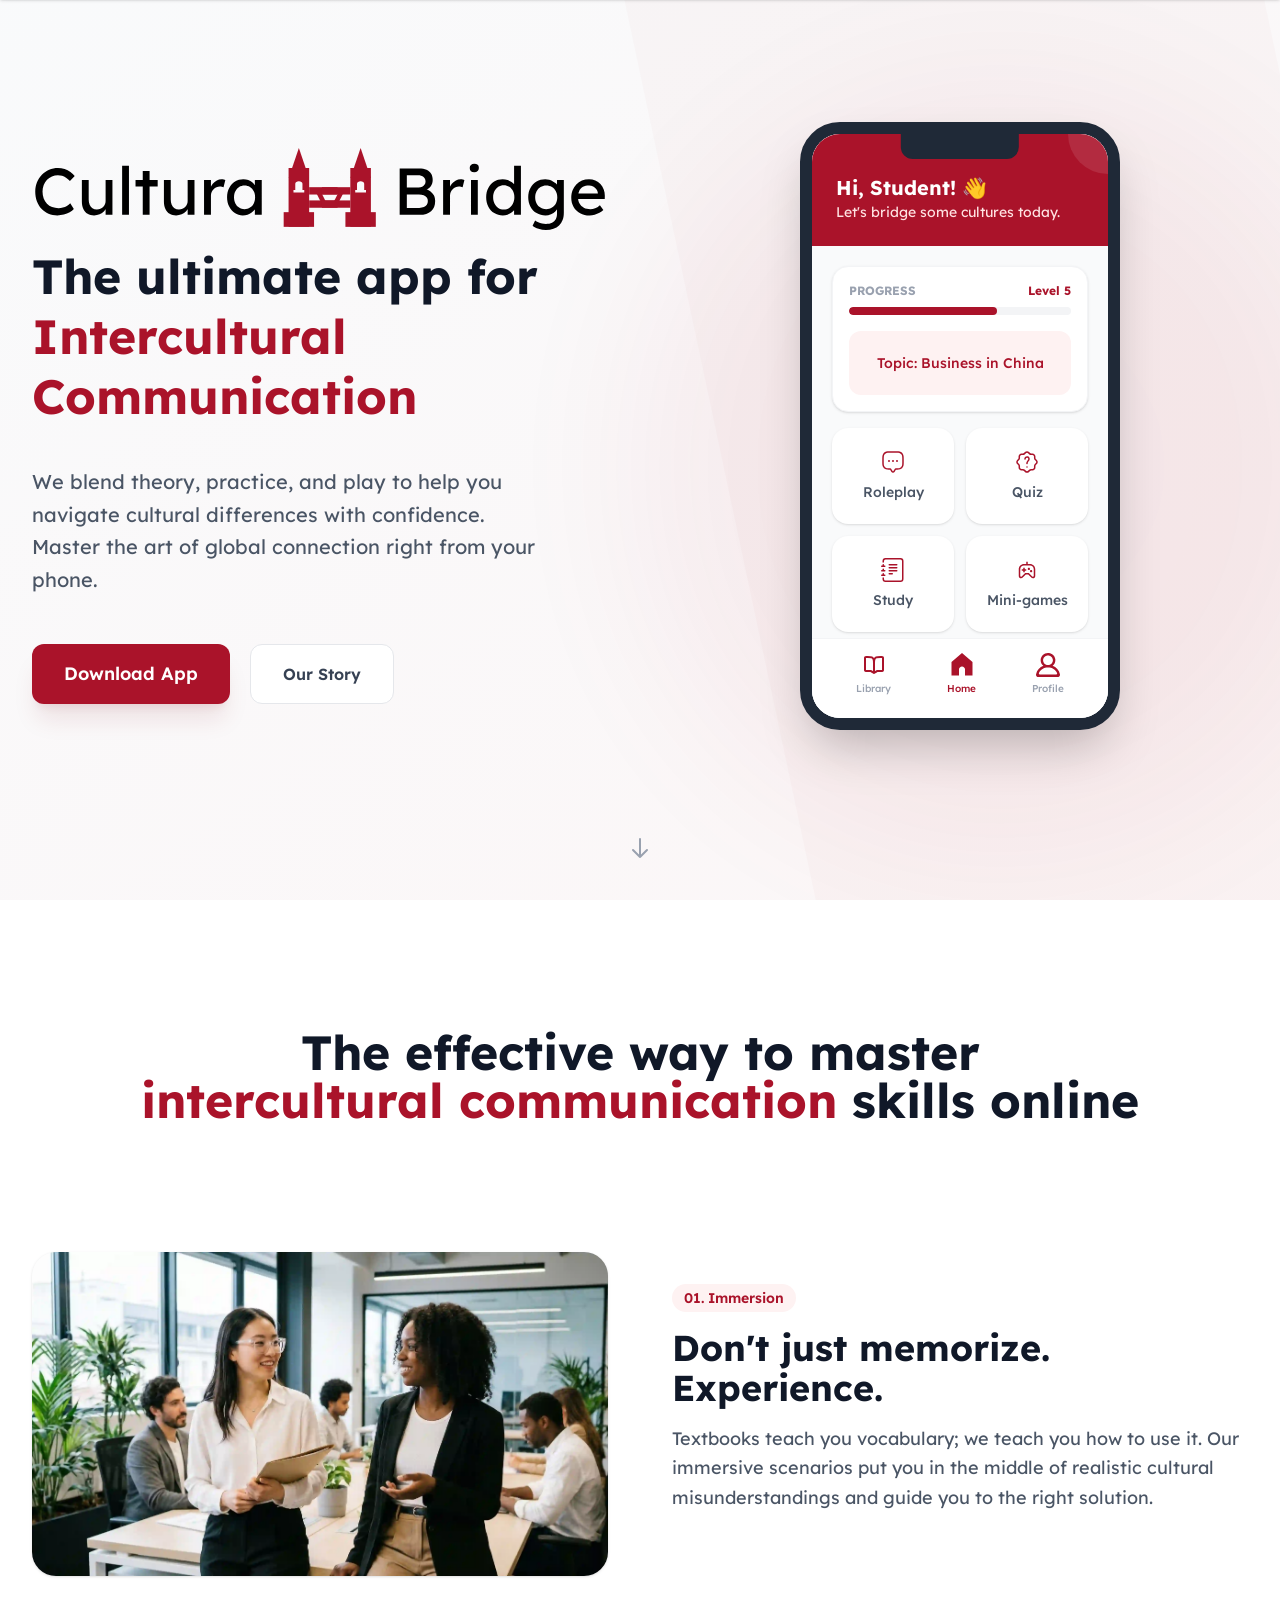
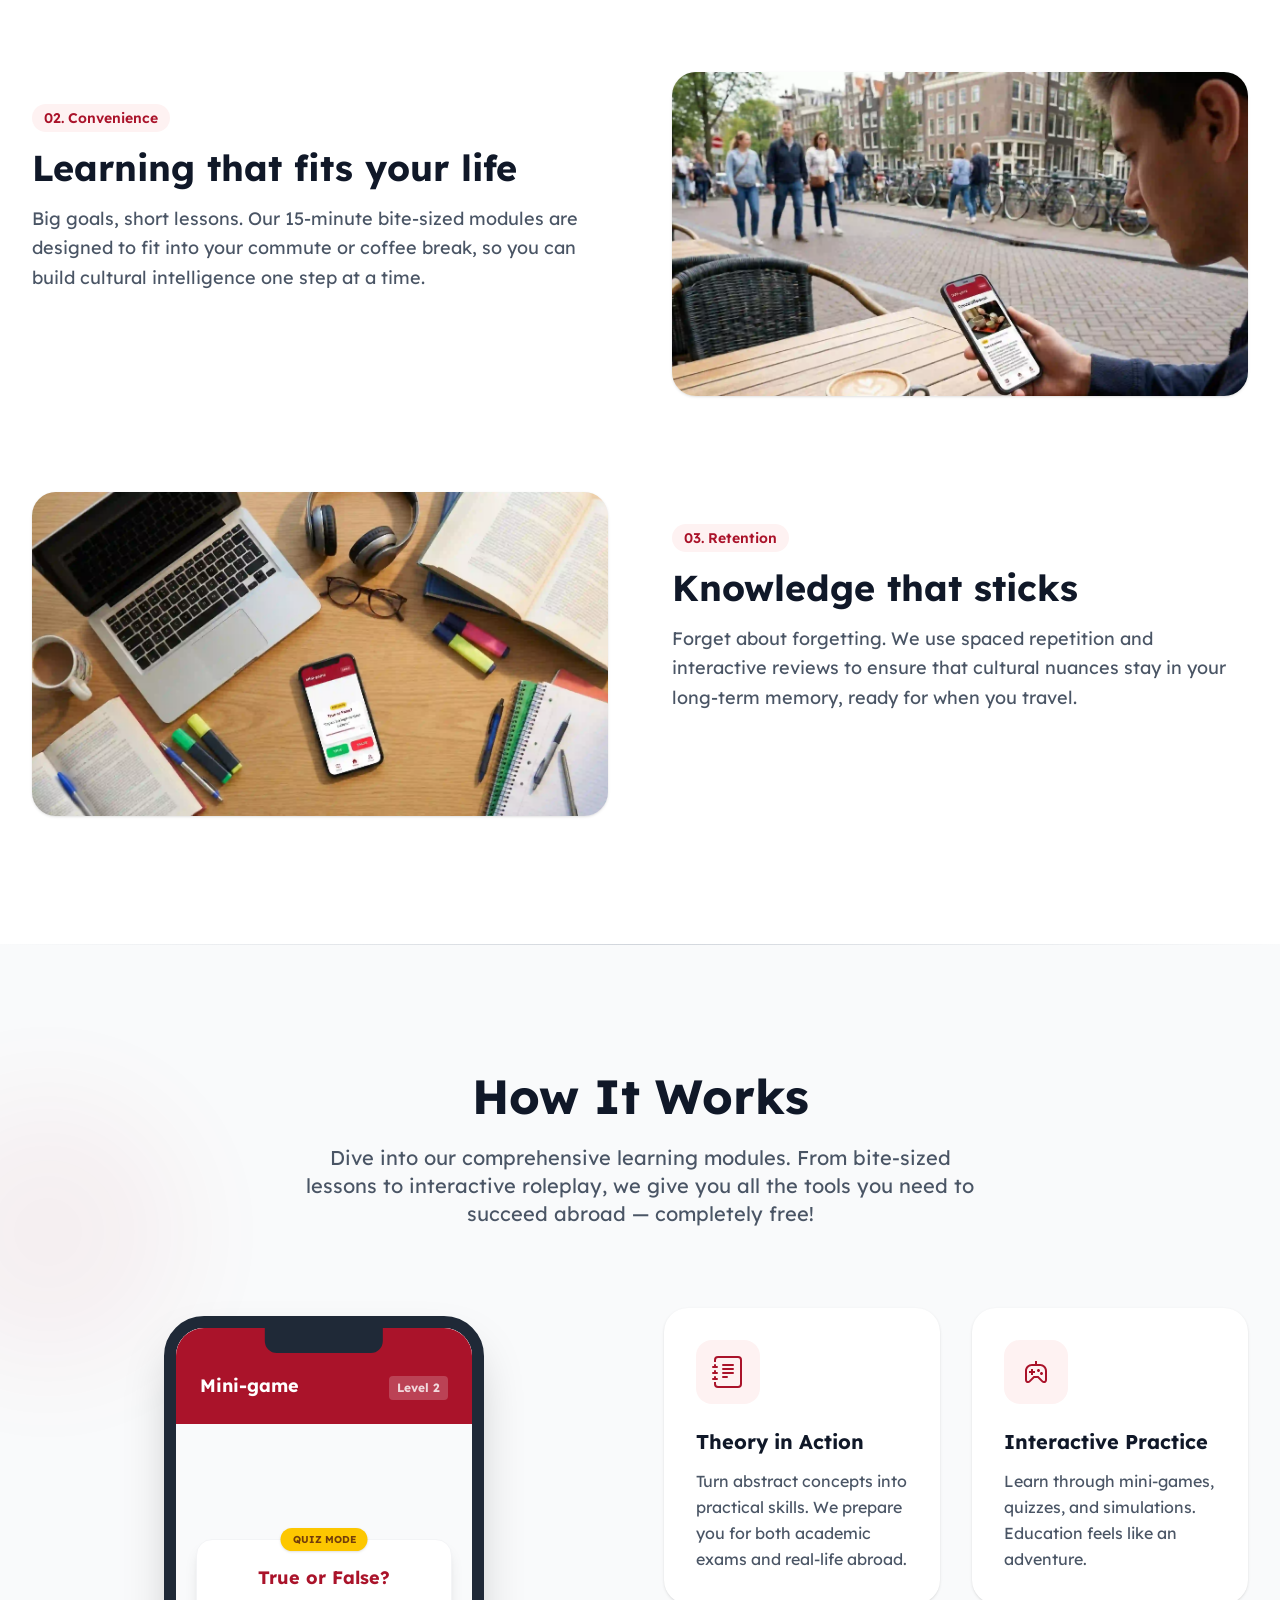
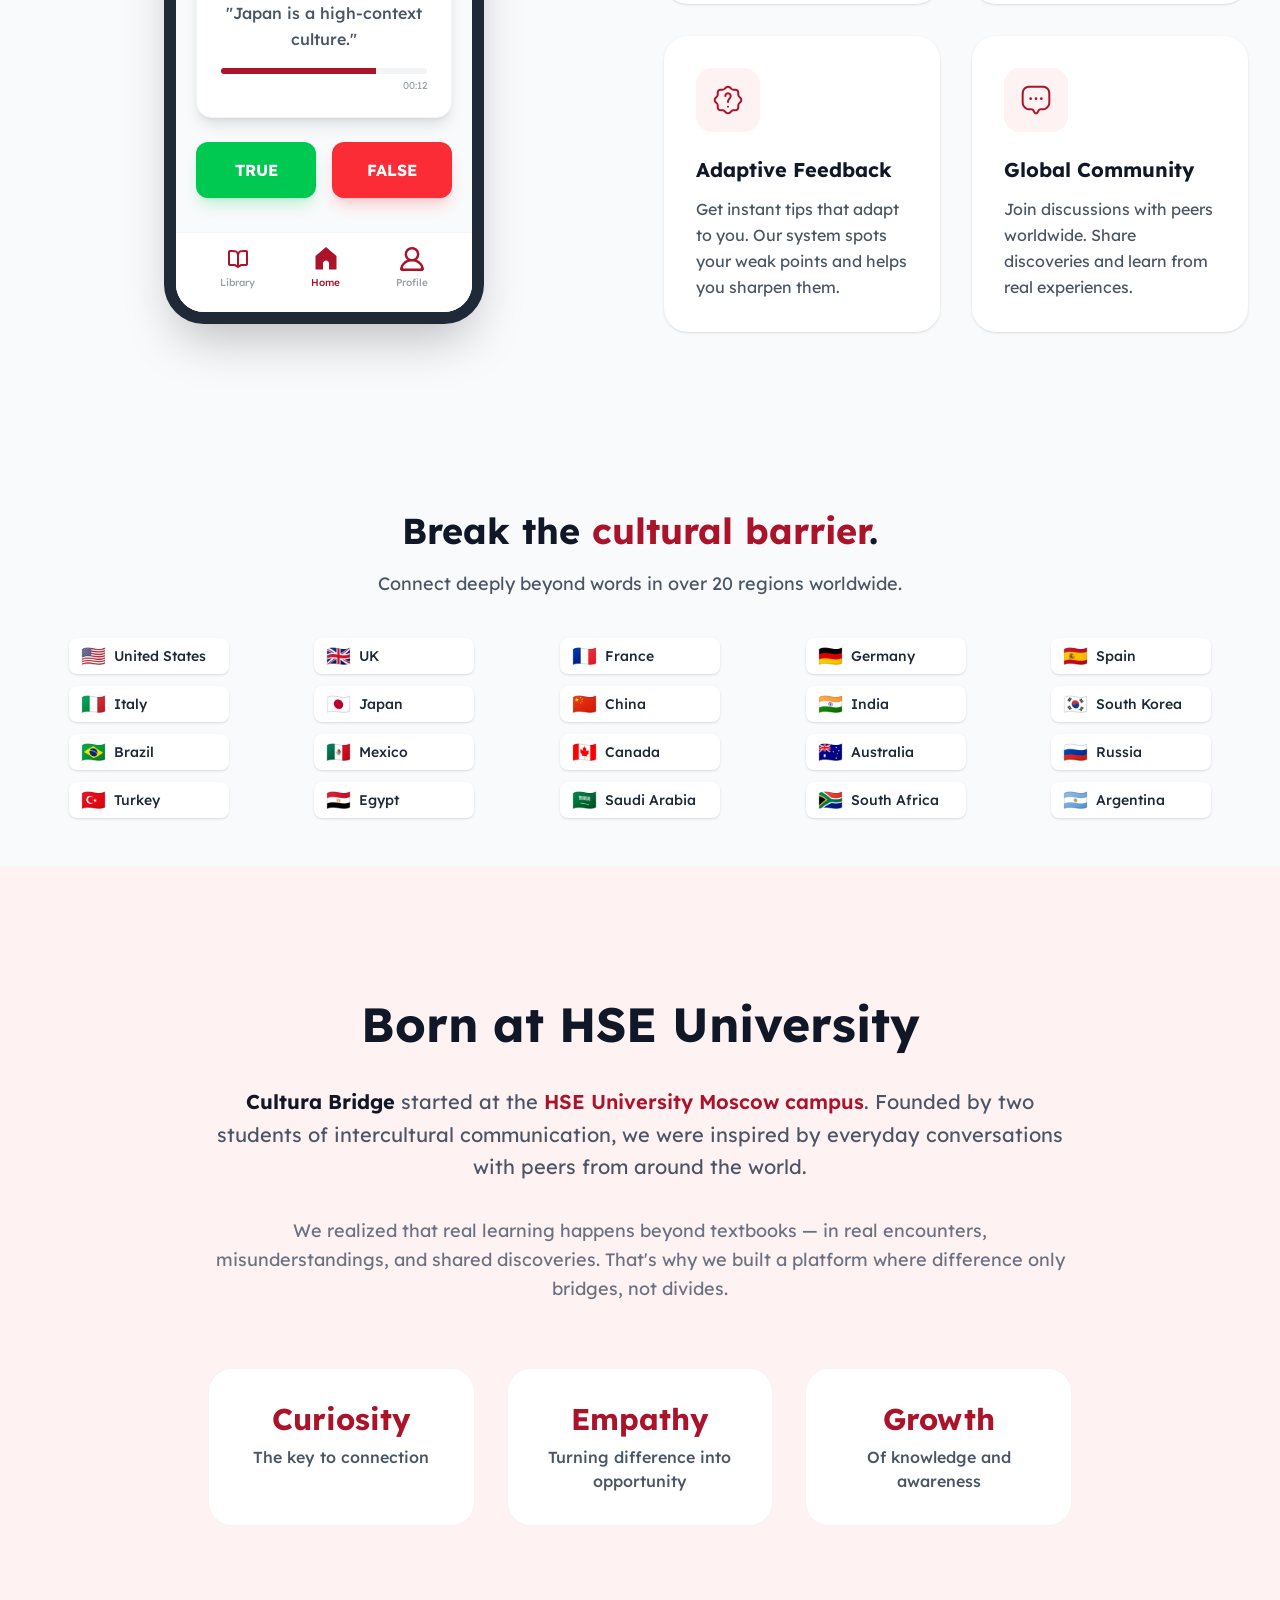
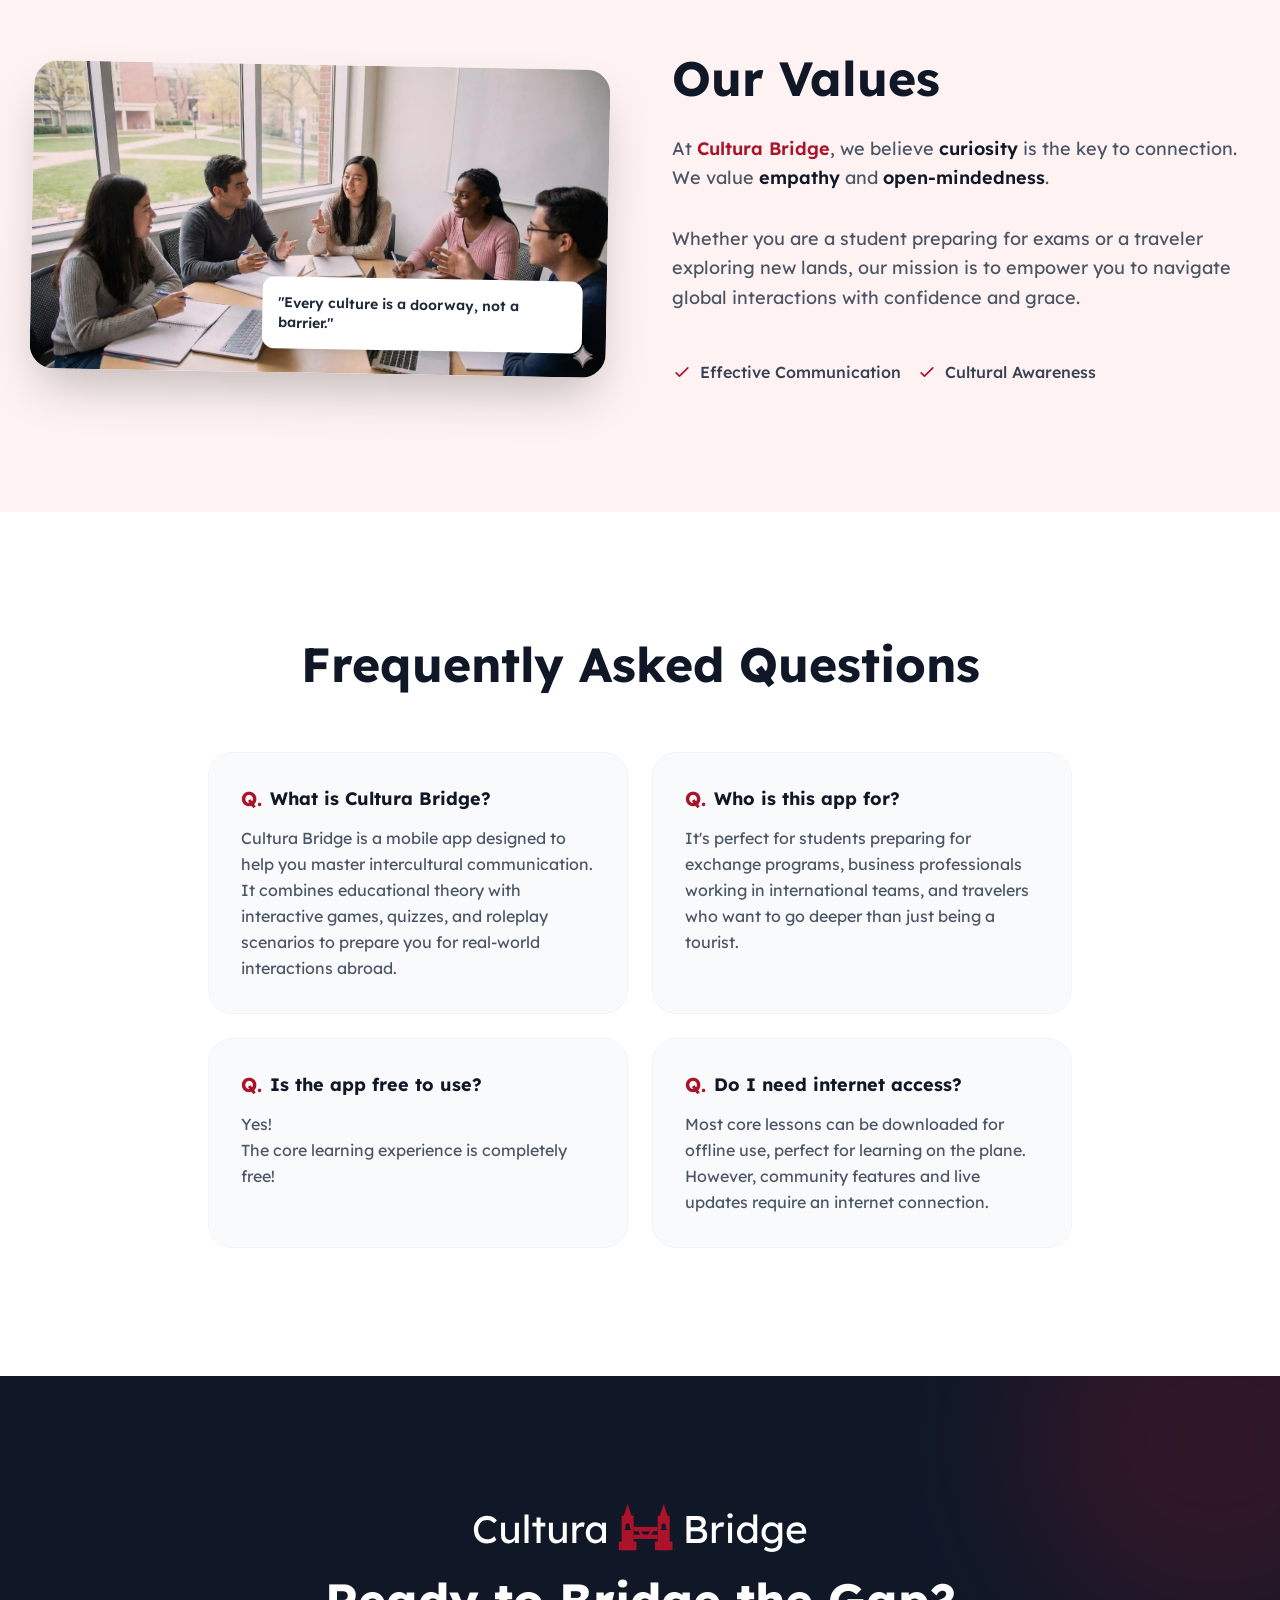
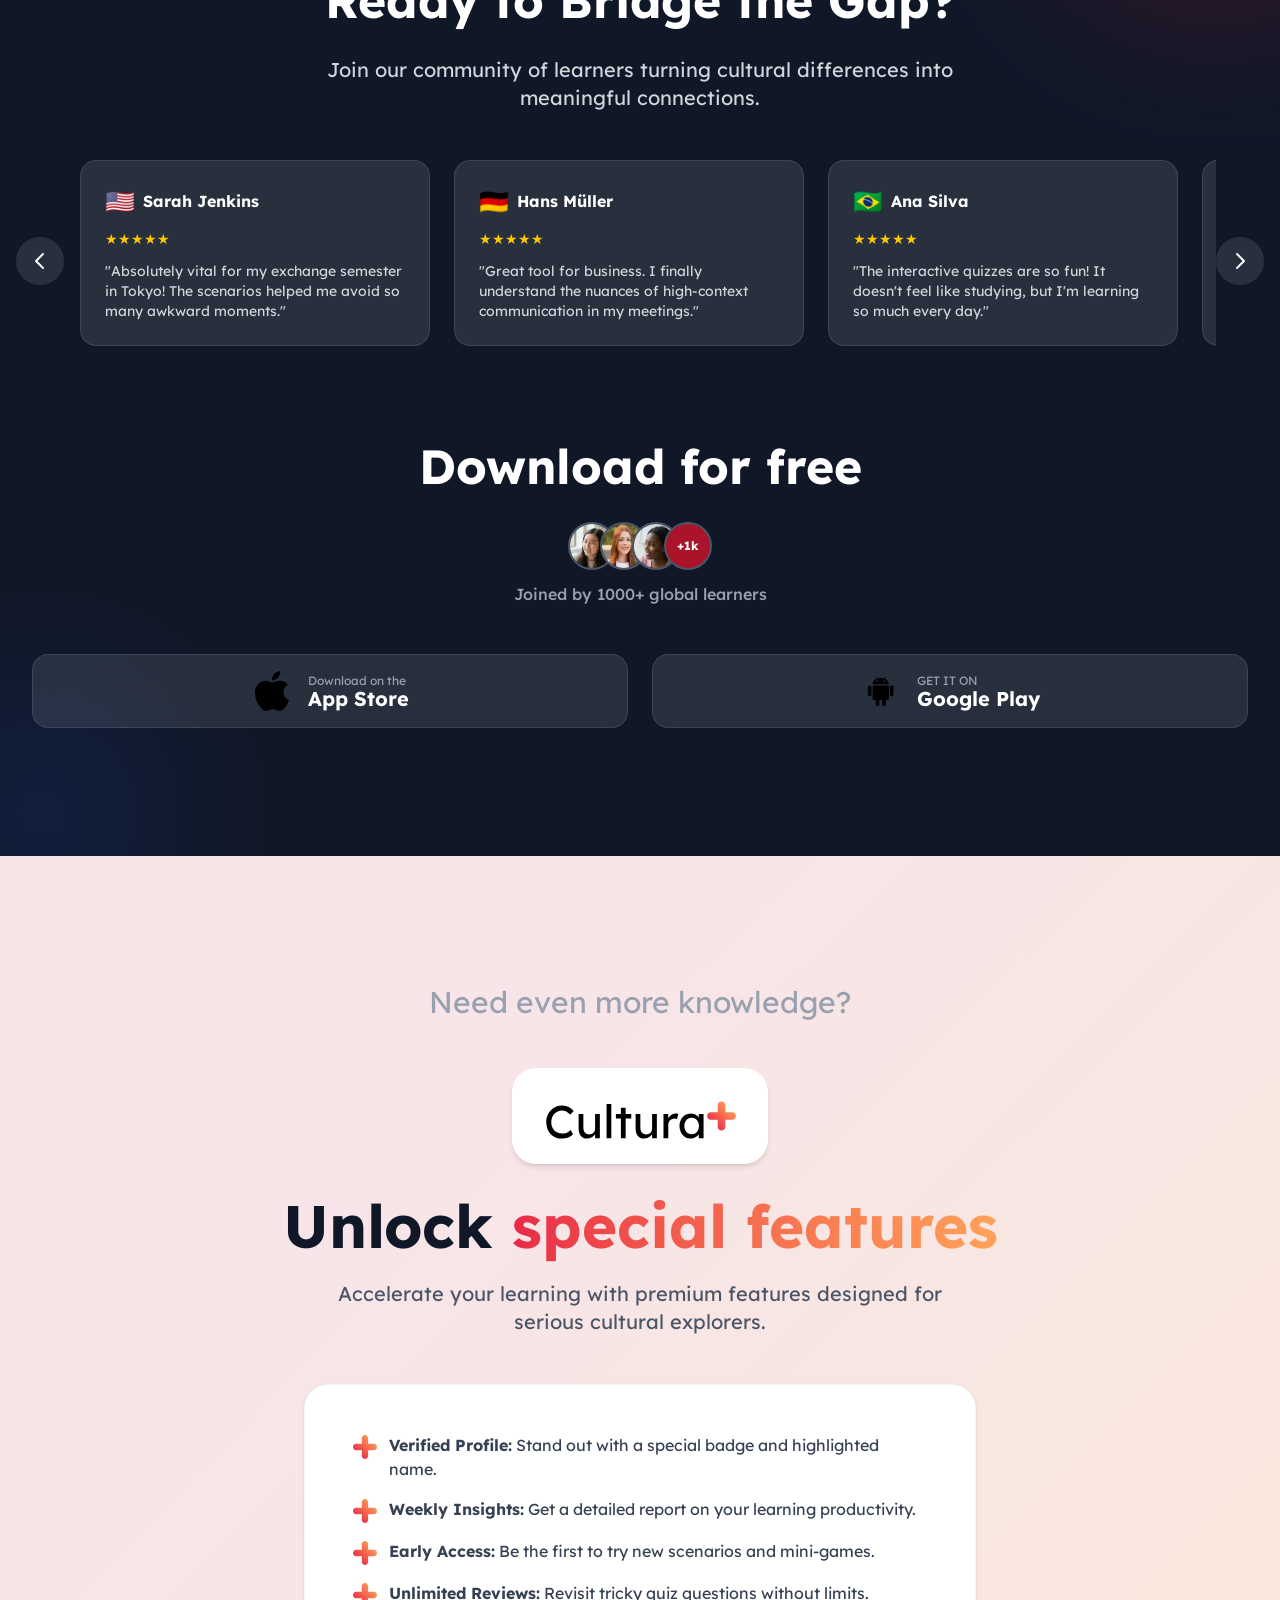
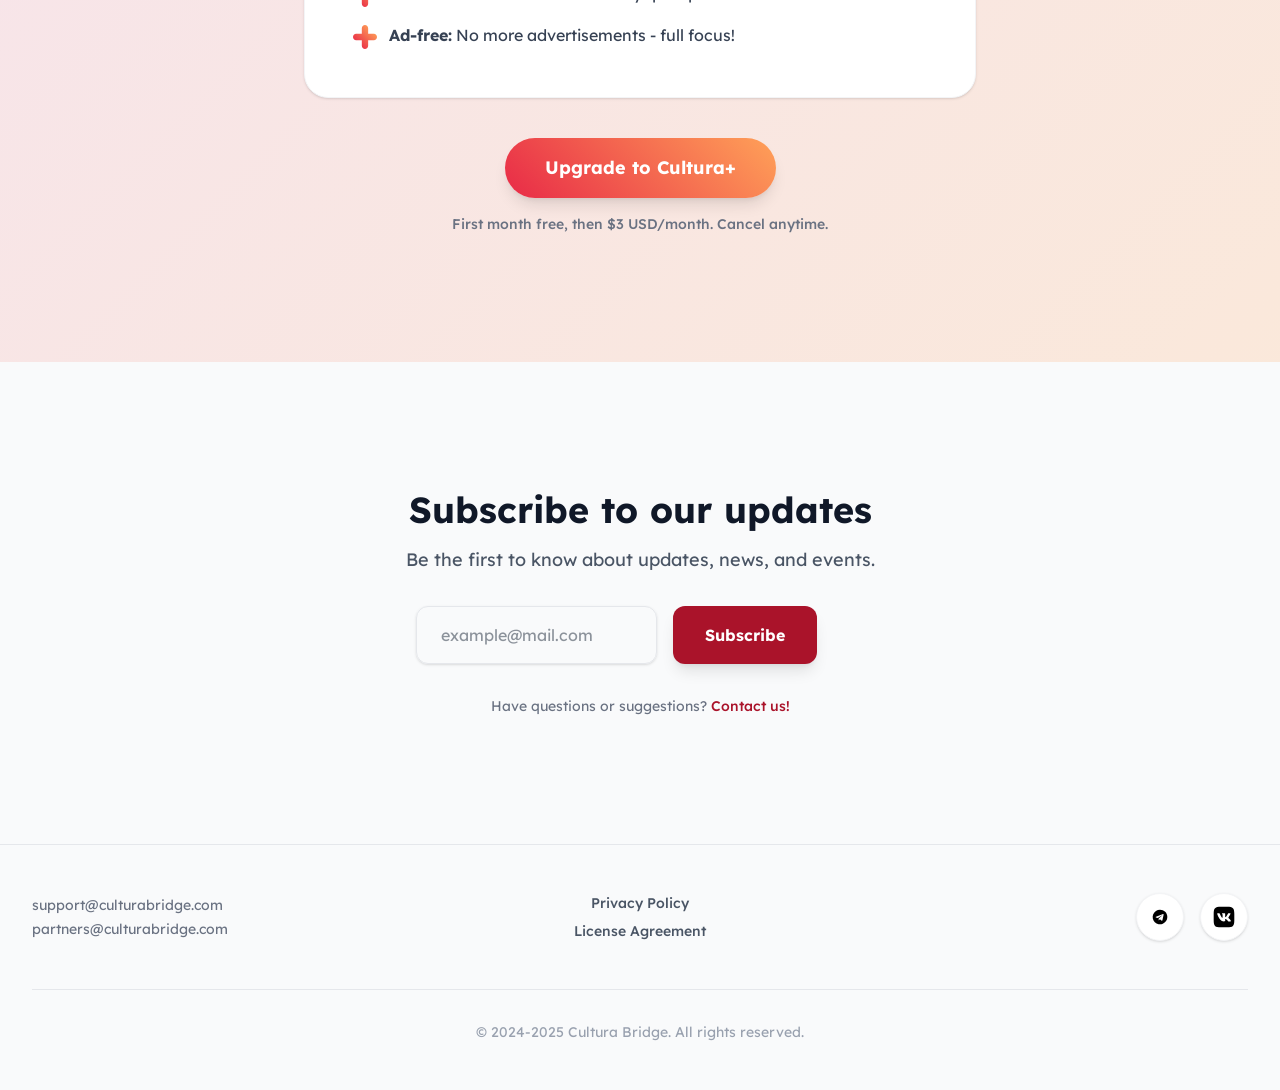
<file: index.html>
<!DOCTYPE html>
<html lang="en">
<head>
    <meta charset="UTF-8">
    <meta name="viewport" content="width=device-width, initial-scale=1.0">
    <title>Cultura Bridge - Turn Intercultural Communication into an Adventure</title>
    <meta name="description" content="Mobile application for learning intercultural communication.">

    <!-- Favicon -->
    <link rel="icon" type="image/png" href="/static/favicons/favicon-96x96.png" sizes="96x96" />
    <link rel="icon" type="image/svg+xml" href="/static/favicons/favicon.svg" />
    <link rel="shortcut icon" href="/static/favicons/favicon.ico" />
    <link rel="apple-touch-icon" sizes="180x180" href="/static/favicons/apple-touch-icon.png" />
    <meta name="apple-mobile-web-app-title" content="Cultura Bridge" />
    <link rel="manifest" href="/static/favicons/site.webmanifest" />

    <!-- Meta Tags -->
    <meta property="og:type" content="website">
    <meta property="og:url" content="https://culturabridge.com/">
    <meta property="og:title" content="Cultura Bridge">
    <meta property="og:description" content="Master intercultural communication.">
    <meta name="twitter:card" content="summary_large_image">

    <!-- Styles -->
    <link rel="stylesheet" href="style.css?v=2">

    <!-- Logic -->
    <script src="main.js" defer></script>
</head>

<body class="font-sans text-gray-800 bg-gray-50 antialiased overflow-x-hidden selection:bg-cultura selection:text-white">
<main>
    <!-- 1. Navigation -->
    <nav id="navbar" class="fixed top-0 left-0 w-full bg-white shadow-sm z-50 transform -translate-y-full select-none transition-transform duration-300">
        <div class="max-w-7xl mx-auto px-4 sm:px-6 lg:px-8">
            <div class="flex justify-center lg:justify-between h-20 items-center">

                <a href="#promo" class="flex items-center gap-3 group cursor-pointer">
                    <div class="w-12 h-10">
                        <img src="static/castle.svg" alt="cultura bridge logo"/>
                    </div>
                </a>

                <div class="hidden lg:flex space-x-10">
                    <a href="#features" class="nav-link text-gray-600 hover:text-cultura transition-colors font-medium py-1">How it Works</a>
                    <a href="#about-us" class="nav-link text-gray-600 hover:text-cultura transition-colors font-medium py-1">About Us</a>
                    <a href="#values" class="nav-link text-gray-600 hover:text-cultura transition-colors font-medium py-1">Values</a>
                    <a href="#faq" class="nav-link text-gray-600 hover:text-cultura transition-colors font-medium py-1">FAQ</a>
                    <a href="#download-section" class="nav-link text-gray-600 hover:text-cultura transition-colors font-medium py-1">Download</a>
                    <a href="#subscription" class="nav-link text-gray-600 hover:text-cultura transition-colors font-medium py-1">Cultura+</a>
                </div>

                <div class="hidden lg:block">
                    <a href="#download-section" class="bg-cultura hover:bg-cultura-hover text-white px-6 py-2.5 rounded-full text-sm font-medium transition-colors shadow-md hover:shadow-lg select-none">
                        Get Started
                    </a>
                </div>
            </div>
        </div>
    </nav>

    <!-- 2. Hero Section -->
    <header id="promo" class="relative min-h-screen flex items-center justify-center pt-20 pb-32 overflow-hidden">
        <div class="absolute inset-0 bg-gradient-to-br from-gray-50 to-red-50/50 -z-10"></div>
        <div class="absolute top-0 right-0 w-1/2 h-full bg-cultura-light skew-x-12 opacity-40 -z-10 translate-x-20"></div>

        <div class="max-w-7xl mx-auto px-4 sm:px-6 lg:px-8 w-full">
            <div class="grid grid-cols-1 lg:grid-cols-2 gap-16 items-center">
                <div class="space-y-10 text-center lg:text-left">
                    <div class="flex items-center justify-center lg:justify-start gap-4 mb-4">
                        <div class="w-full h-full rounded text-xs">
                            <img src="static/logo.svg" alt="cultura bridge app"/>
                        </div>
                    </div>

                    <h2 class="text-3xl sm:text-4xl lg:text-5xl font-bold leading-tight text-gray-900">
                        The ultimate app for <br/>
                        <span class="relative inline-block text-cultura">
                            Intercultural Communication
                        </span>
                    </h2>

                    <p class="text-xl text-gray-600 max-w-lg mx-auto lg:mx-0 leading-relaxed">
                        We blend theory, practice, and play to help you navigate cultural differences with confidence. Master the art of global connection right from your phone.
                    </p>

                    <div class="flex flex-col sm:flex-row gap-5 justify-center lg:justify-start pt-2 select-none">
                        <a href="#download-section" class="bg-cultura text-white px-8 py-4 rounded-xl font-semibold text-lg shadow-xl shadow-red-900/10 hover:bg-cultura-hover hover:-translate-y-1 transition-all duration-300 flex items-center justify-center gap-2">
                            Download App
                        </a>
                        <button onclick="document.getElementById('about-us').scrollIntoView()" class="px-8 py-4 rounded-xl font-semibold text-gray-700 bg-white border border-gray-200 hover:bg-gray-50 hover:text-cultura transition-all duration-300">
                            Our Story
                        </button>
                    </div>
                </div>

                <!-- Phone Mockup -->
                <div class="relative flex justify-center lg:justify-end">
                    <div class="absolute inset-0 bg-cultura opacity-5 blur-3xl rounded-full transform translate-x-10 translate-y-10 scale-125"></div>

                    <div class="phone-mockup w-72 sm:w-80 shadow-2xl">
                        <div class="phone-notch"></div>
                        <div class="h-full w-full bg-gray-50 flex flex-col relative select-none">
                            <div class="bg-cultura h-28 p-6 flex flex-col justify-end relative overflow-hidden">
                                <div class="absolute top-0 right-0 w-20 h-20 bg-white opacity-10 rounded-full -translate-y-1/2 translate-x-1/2"></div>
                                <div class="text-white font-bold text-xl relative z-10">Hi, Student! 👋</div>
                                <div class="text-red-100 text-sm relative z-10">Let's bridge some cultures today.</div>
                            </div>
                            <div class="p-5 space-y-4 overflow-y-auto no-scrollbar flex-1">
                                <div class="bg-white p-4 rounded-2xl shadow-sm border border-gray-100">
                                    <div class="flex justify-between items-center mb-2">
                                        <span class="text-xs font-bold text-gray-400 uppercase">Progress</span>
                                        <span class="text-xs font-bold text-cultura">Level 5</span>
                                    </div>
                                    <div class="h-2 w-full bg-gray-100 rounded-full overflow-hidden">
                                        <div class="h-full w-2/3 bg-cultura rounded-full"></div>
                                    </div>
                                    <div class="mt-4 h-16 bg-red-50 rounded-xl flex items-center justify-center text-cultura font-medium text-sm text-center px-2">
                                        Topic: Business in China
                                    </div>
                                </div>
                                <div class="grid grid-cols-2 gap-3">
                                    <div class="bg-white p-3 rounded-2xl shadow-sm h-24 flex flex-col justify-center items-center text-sm text-gray-600 font-medium hover:bg-gray-50 transition-colors border border-transparent hover:border-cultura/20">
                                        <img src="static/icons/icon_roleplay.svg" alt="roleplay" class="w-6 h-6 mb-2">
                                        Roleplay
                                    </div>
                                    <div class="bg-white p-3 rounded-2xl shadow-sm h-24 flex flex-col justify-center items-center text-sm text-gray-600 font-medium hover:bg-gray-50 transition-colors border border-transparent hover:border-cultura/20">
                                        <img src="static/icons/icon_quiz.svg" alt="quiz" class="w-6 h-6 mb-2">
                                        Quiz
                                    </div>
                                    <div class="bg-white p-3 rounded-2xl shadow-sm h-24 flex flex-col justify-center items-center text-sm text-gray-600 font-medium hover:bg-gray-50 transition-colors border border-transparent hover:border-cultura/20">
                                        <img src="static/icons/icon_study.svg" alt="study" class="w-6 h-6 mb-2">
                                        Study
                                    </div>
                                    <div class="bg-white p-3 rounded-2xl shadow-sm h-24 flex flex-col justify-center items-center text-sm text-gray-600 font-medium hover:bg-gray-50 transition-colors border border-transparent hover:border-cultura/20">
                                        <img src="static/icons/icon_minigames.svg" alt="mini games" class="w-6 h-6 mb-2">
                                        Mini-games
                                    </div>
                                </div>
                            </div>
                            <div class="absolute bottom-0 w-full bg-white h-20 border-t border-gray-100 flex justify-around items-center px-4 pb-2">
                                <button class="p-2 text-gray-400 hover:text-cultura transition-colors flex flex-col items-center gap-1">
                                    <img src="static/icons/icon_library.svg" alt="library" class="w-6 h-6">
                                    <span class="text-[10px] font-medium">Library</span>
                                </button>
                                <button class="p-2 text-cultura flex flex-col items-center gap-1">
                                    <img src="static/icons/icon_home.svg" alt="home" class="w-6 h-6">
                                    <span class="text-[10px] font-medium">Home</span>
                                </button>
                                <button class="p-2 text-gray-400 hover:text-cultura transition-colors flex flex-col items-center gap-1">
                                    <img src="static/icons/icon_profile.svg" alt="profile" class="w-6 h-6">
                                    <span class="text-[10px] font-medium">Profile</span>
                                </button>
                            </div>
                        </div>
                    </div>
                </div>
            </div>
        </div>

        <div class="absolute bottom-10 left-1/2 transform -translate-x-1/2 animate-bounce text-gray-400">
            <svg class="w-6 h-6" stroke="currentColor" viewBox="0 0 24 24"><path stroke-linecap="round" stroke-linejoin="round" stroke-width="2" d="M19 14l-7 7m0 0l-7-7m7 7V3"></path></svg>
        </div>
    </header>

    <!-- 3. Promo Section -->
    <section id="effective-method" class="bg-white">
        <div class="max-w-7xl mx-auto px-4 sm:px-6 lg:px-8 py-32">
            <div class="text-center mb-16 md:mb-32">
                <h2 class="text-3xl md:text-5xl font-bold text-gray-900">
                    The effective way to master<br/>
                    <span class="text-cultura"> intercultural communication</span> skills online
                </h2>
            </div>

            <div class="flex flex-col gap-12 md:gap-24">

                <div class="flex flex-col md:flex-row items-center md:items-start gap-8 md:gap-16">
                    <div class="w-full md:w-1/2">
                        <div class="bg-gray-100 rounded-3xl overflow-hidden aspect-video shadow-sm relative">
                            <img src="static/promo_1.webp" alt="Immersive real-life scenarios" class="absolute inset-0 w-full h-full object-cover">
                        </div>
                    </div>
                    <div class="w-full md:w-1/2 flex flex-col justify-center md:py-8">
                         <div>
                            <div class="inline-flex items-center gap-2 px-3 py-1 rounded-full bg-red-50 text-cultura text-sm font-semibold mb-4">
                                01. Immersion
                            </div>
                            <h3 class="text-2xl md:text-4xl font-bold text-gray-900 mb-4">
                                Don't just memorize. Experience.
                            </h3>
                            <p class="text-lg text-gray-600 leading-relaxed">
                                Textbooks teach you vocabulary; we teach you how to use it. Our immersive scenarios put you in the middle of realistic cultural misunderstandings and guide you to the right solution.
                            </p>
                        </div>
                    </div>
                </div>

                <div class="flex flex-col md:flex-row-reverse items-center md:items-start gap-8 md:gap-16">
                    <div class="w-full md:w-1/2">
                        <div class="bg-gray-100 rounded-3xl overflow-hidden aspect-video shadow-sm relative">
                            <img src="static/promo_2.webp" alt="Bite-sized learning on the go" class="absolute inset-0 w-full h-full object-cover">
                        </div>
                    </div>
                    <div class="w-full md:w-1/2 flex flex-col justify-center md:py-8">
                        <div>
                            <div class="inline-flex items-center gap-2 px-3 py-1 rounded-full bg-red-50 text-cultura text-sm font-semibold mb-4">
                                02. Convenience
                            </div>
                            <h3 class="text-2xl md:text-4xl font-bold text-gray-900 mb-4">
                                Learning that fits your life
                            </h3>
                            <p class="text-lg text-gray-600 leading-relaxed">
                                Big goals, short lessons. Our 15-minute bite-sized modules are designed to fit into your commute or coffee break, so you can build cultural intelligence one step at a time.
                            </p>
                        </div>
                    </div>
                </div>

                <div class="flex flex-col md:flex-row items-center md:items-start gap-8 md:gap-16">
                    <div class="w-full md:w-1/2">
                        <div class="bg-gray-100 rounded-3xl overflow-hidden aspect-video shadow-sm relative">
                            <img src="static/promo_3.webp" alt="Long-term retention methods" class="absolute inset-0 w-full h-full object-cover">
                        </div>
                    </div>
                    <div class="w-full md:w-1/2 flex flex-col justify-center md:py-8">
                        <div>
                            <div class="inline-flex items-center gap-2 px-3 py-1 rounded-full bg-red-50 text-cultura text-sm font-semibold mb-4">
                                03. Retention
                            </div>
                            <h3 class="text-2xl md:text-4xl font-bold text-gray-900 mb-4">
                                Knowledge that sticks
                            </h3>
                            <p class="text-lg text-gray-600 leading-relaxed">
                                Forget about forgetting. We use spaced repetition and interactive reviews to ensure that cultural nuances stay in your long-term memory, ready for when you travel.
                            </p>
                        </div>
                    </div>
                </div>
            </div>
        </div>
    </section>

    <!-- 5. Features Section -->
    <section id="features" class="py-32 bg-gray-50 relative overflow-hidden">
        <div class="absolute top-0 left-0 w-full h-px bg-gradient-to-r from-transparent via-gray-300 to-transparent"></div>
        <div class="absolute -left-20 top-40 w-64 h-64 bg-cultura opacity-5 rounded-full blur-3xl"></div>

        <div class="max-w-7xl mx-auto px-4 sm:px-6 lg:px-8 relative z-10">
            <div class="text-center mb-20">
                <h2 class="text-3xl md:text-5xl font-bold text-gray-900">How It Works</h2>
                <p class="mt-6 text-xl text-gray-600 max-w-2xl mx-auto">
                    Dive into our comprehensive learning modules. From bite-sized lessons to interactive roleplay, we give you all the tools you need to succeed abroad — completely free!
                </p>
            </div>

            <div class="flex flex-col lg:flex-row items-center gap-12">
                <div class="w-full lg:w-1/3 flex justify-center order-1 lg:order-none">
                     <div class="phone-mockup w-72 sm:w-80 shadow-2xl">
                        <div class="phone-notch"></div>
                        <div class="h-full w-full bg-gray-50 flex flex-col relative select-none">
                            <div class="bg-cultura h-24 p-6 flex items-end justify-between relative overflow-hidden">
                                <div class="text-white font-bold text-lg relative z-10">Mini-game</div>
                                <div class="text-white/80 text-xs font-bold bg-white/20 px-2 py-1 rounded">Level 2</div>
                            </div>
                            <div class="p-5 flex-1 flex flex-col justify-center">
                                <div class="bg-white p-6 rounded-2xl shadow-lg border border-gray-100 text-center mb-6 relative">
                                    <div class="absolute -top-3 left-1/2 -translate-x-1/2 bg-yellow-400 text-yellow-900 text-[10px] font-bold px-3 py-1 rounded-full shadow-sm">QUIZ MODE</div>
                                    <h3 class="text-cultura font-bold text-lg mb-2">True or False?</h3>
                                    <p class="text-gray-600 font-medium leading-relaxed">
                                        "Japan is a high-context culture."
                                    </p>
                                    <div class="mt-4 w-full bg-gray-100 h-1.5 rounded-full overflow-hidden">
                                        <div class="bg-cultura h-full w-3/4 animate-pulse"></div>
                                    </div>
                                    <div class="text-right text-[10px] text-gray-400 mt-1">00:12</div>
                                </div>
                                <div class="grid grid-cols-2 gap-4">
                                    <button class="bg-green-500 hover:bg-green-600 text-white font-bold py-4 rounded-xl shadow-lg shadow-green-500/20 active:scale-95 transition-all">
                                        TRUE
                                    </button>
                                    <button class="bg-red-500 hover:bg-red-600 text-white font-bold py-4 rounded-xl shadow-lg shadow-red-500/20 active:scale-95 transition-all">
                                        FALSE
                                    </button>
                                </div>
                            </div>
                            <!-- Phone Bottom Nav -->
                            <div class="absolute bottom-0 w-full bg-white h-20 border-t border-gray-100 flex justify-around items-center px-4 pb-2">
                                <button class="p-2 text-gray-400 hover:text-cultura transition-colors flex flex-col items-center gap-1">
                                    <img src="static/icons/icon_library.svg" alt="library" class="w-6 h-6">
                                    <span class="text-[10px] font-medium">Library</span>
                                </button>
                                <button class="p-2 text-cultura flex flex-col items-center gap-1">
                                    <img src="static/icons/icon_home.svg" alt="home" class="w-6 h-6">
                                    <span class="text-[10px] font-medium">Home</span>
                                </button>
                                <button class="p-2 text-gray-400 hover:text-cultura transition-colors flex flex-col items-center gap-1">
                                    <img src="static/icons/icon_profile.svg" alt="profile" class="w-6 h-6">
                                    <span class="text-[10px] font-medium">Profile</span>
                                </button>
                            </div>
                        </div>
                    </div>
                </div>

                <div class="w-full lg:w-2/3 grid grid-cols-1 md:grid-cols-2 gap-8 order-2 lg:order-none">
                    <!-- Feature 1: Theory -->
                    <div class="bg-white p-8 rounded-3xl shadow-sm hover:shadow-xl hover:-translate-y-2 transition-all duration-300 group">
                        <div class="w-16 h-16 bg-red-50 rounded-2xl flex items-center justify-center mb-6 group-hover:bg-cultura transition-colors">
                            <div class="mask-icon w-8 h-8 bg-cultura group-hover:bg-white transition-colors"
                                 style="-webkit-mask-image: url(static/icons/icon_study.svg); mask-image: url(static/icons/icon_study.svg);"></div>
                        </div>
                        <h3 class="text-xl font-bold text-gray-900 mb-3">Theory in Action</h3>
                        <p class="text-gray-600 leading-relaxed">Turn abstract concepts into practical skills. We prepare you for both academic exams and real-life abroad.</p>
                    </div>

                    <!-- Feature 2: Interactive -->
                    <div class="bg-white p-8 rounded-3xl shadow-sm hover:shadow-xl hover:-translate-y-2 transition-all duration-300 group">
                        <div class="w-16 h-16 bg-red-50 rounded-2xl flex items-center justify-center mb-6 group-hover:bg-cultura transition-colors">
                            <div class="mask-icon w-8 h-8 bg-cultura group-hover:bg-white transition-colors"
                                 style="-webkit-mask-image: url(static/icons/icon_minigames.svg); mask-image: url(static/icons/icon_minigames.svg);"></div>
                        </div>
                        <h3 class="text-xl font-bold text-gray-900 mb-3">Interactive Practice</h3>
                        <p class="text-gray-600 leading-relaxed">Learn through mini-games, quizzes, and simulations. Education feels like an adventure.</p>
                    </div>

                    <!-- Feature 3: Feedback -->
                    <div class="bg-white p-8 rounded-3xl shadow-sm hover:shadow-xl hover:-translate-y-2 transition-all duration-300 group">
                        <div class="w-16 h-16 bg-red-50 rounded-2xl flex items-center justify-center mb-6 group-hover:bg-cultura transition-colors">
                            <div class="mask-icon w-8 h-8 bg-cultura group-hover:bg-white transition-colors"
                                 style="-webkit-mask-image: url(static/icons/icon_quiz.svg); mask-image: url(static/icons/icon_quiz.svg);"></div>
                        </div>
                        <h3 class="text-xl font-bold text-gray-900 mb-3">Adaptive Feedback</h3>
                        <p class="text-gray-600 leading-relaxed">Get instant tips that adapt to you. Our system spots your weak points and helps you sharpen them.</p>
                    </div>

                    <!-- Feature 4: Community -->
                    <div class="bg-white p-8 rounded-3xl shadow-sm hover:shadow-xl hover:-translate-y-2 transition-all duration-300 group">
                        <div class="w-16 h-16 bg-red-50 rounded-2xl flex items-center justify-center mb-6 group-hover:bg-cultura transition-colors">
                            <div class="mask-icon w-8 h-8 bg-cultura group-hover:bg-white transition-colors"
                                 style="-webkit-mask-image: url(static/icons/icon_roleplay.svg); mask-image: url(static/icons/icon_roleplay.svg);"></div>
                        </div>
                        <h3 class="text-xl font-bold text-gray-900 mb-3">Global Community</h3>
                        <p class="text-gray-600 leading-relaxed">Join discussions with peers worldwide. Share discoveries and learn from real experiences.</p>
                    </div>
                </div>
            </div>
        </div>
    </section>

    <!-- Countries section -->
    <section id="cultural-reach" class="py-12 bg-gray-50">
        <div class="max-w-7xl mx-auto px-4 sm:px-6 lg:px-8 text-center">
            <div class="mb-10">
                <h2 class="text-2xl md:text-4xl font-bold text-gray-900 mb-4 leading-tight">
                    Break the <span class="text-cultura">cultural barrier</span>.
                </h2>
                <p class="text-base md:text-lg text-gray-600 max-w-3xl mx-auto leading-relaxed">
                    Connect deeply beyond words in over 20 regions worldwide.
                </p>
            </div>

            <div class="grid grid-cols-2 md:grid-cols-4 lg:grid-cols-5 gap-3 place-items-center text-xs md:text-sm font-medium">

                <div class="flex items-center space-x-2 bg-white px-3 py-2 rounded-lg shadow-sm hover:shadow-md transition-all w-full max-w-[160px]">
                    <span class="text-xl leading-none">🇺🇸</span>
                    <span class="text-gray-800">United States</span>
                </div>
                <div class="flex items-center space-x-2 bg-white px-3 py-2 rounded-lg shadow-sm hover:shadow-md transition-all w-full max-w-[160px]">
                    <span class="text-xl leading-none">🇬🇧</span>
                    <span class="text-gray-800">UK</span>
                </div>
                <div class="flex items-center space-x-2 bg-white px-3 py-2 rounded-lg shadow-sm hover:shadow-md transition-all w-full max-w-[160px]">
                    <span class="text-xl leading-none">🇫🇷</span>
                    <span class="text-gray-800">France</span>
                </div>
                 <div class="flex items-center space-x-2 bg-white px-3 py-2 rounded-lg shadow-sm hover:shadow-md transition-all w-full max-w-[160px]">
                    <span class="text-xl leading-none">🇩🇪</span>
                    <span class="text-gray-800">Germany</span>
                </div>
                 <div class="flex items-center space-x-2 bg-white px-3 py-2 rounded-lg shadow-sm hover:shadow-md transition-all w-full max-w-[160px]">
                    <span class="text-xl leading-none">🇪🇸</span>
                    <span class="text-gray-800">Spain</span>
                </div>

                <div class="flex items-center space-x-2 bg-white px-3 py-2 rounded-lg shadow-sm hover:shadow-md transition-all w-full max-w-[160px]">
                    <span class="text-xl leading-none">🇮🇹</span>
                    <span class="text-gray-800">Italy</span>
                </div>
                <div class="flex items-center space-x-2 bg-white px-3 py-2 rounded-lg shadow-sm hover:shadow-md transition-all w-full max-w-[160px]">
                    <span class="text-xl leading-none">🇯🇵</span>
                    <span class="text-gray-800">Japan</span>
                </div>
                <div class="flex items-center space-x-2 bg-white px-3 py-2 rounded-lg shadow-sm hover:shadow-md transition-all w-full max-w-[160px]">
                    <span class="text-xl leading-none">🇨🇳</span>
                    <span class="text-gray-800">China</span>
                </div>
                <div class="flex items-center space-x-2 bg-white px-3 py-2 rounded-lg shadow-sm hover:shadow-md transition-all w-full max-w-[160px]">
                    <span class="text-xl leading-none">🇮🇳</span>
                    <span class="text-gray-800">India</span>
                </div>
                <div class="flex items-center space-x-2 bg-white px-3 py-2 rounded-lg shadow-sm hover:shadow-md transition-all w-full max-w-[160px]">
                    <span class="text-xl leading-none">🇰🇷</span>
                    <span class="text-gray-800">South Korea</span>
                </div>

                 <div class="flex items-center space-x-2 bg-white px-3 py-2 rounded-lg shadow-sm hover:shadow-md transition-all w-full max-w-[160px]">
                    <span class="text-xl leading-none">🇧🇷</span>
                    <span class="text-gray-800">Brazil</span>
                </div>
                 <div class="flex items-center space-x-2 bg-white px-3 py-2 rounded-lg shadow-sm hover:shadow-md transition-all w-full max-w-[160px]">
                    <span class="text-xl leading-none">🇲🇽</span>
                    <span class="text-gray-800">Mexico</span>
                </div>
                 <div class="flex items-center space-x-2 bg-white px-3 py-2 rounded-lg shadow-sm hover:shadow-md transition-all w-full max-w-[160px]">
                    <span class="text-xl leading-none">🇨🇦</span>
                    <span class="text-gray-800">Canada</span>
                </div>
                 <div class="flex items-center space-x-2 bg-white px-3 py-2 rounded-lg shadow-sm hover:shadow-md transition-all w-full max-w-[160px]">
                    <span class="text-xl leading-none">🇦🇺</span>
                    <span class="text-gray-800">Australia</span>
                </div>
                 <div class="flex items-center space-x-2 bg-white px-3 py-2 rounded-lg shadow-sm hover:shadow-md transition-all w-full max-w-[160px]">
                    <span class="text-xl leading-none">🇷🇺</span>
                    <span class="text-gray-800">Russia</span>
                </div>

                 <div class="flex items-center space-x-2 bg-white px-3 py-2 rounded-lg shadow-sm hover:shadow-md transition-all w-full max-w-[160px]">
                    <span class="text-xl leading-none">🇹🇷</span>
                    <span class="text-gray-800">Turkey</span>
                </div>
                <div class="flex items-center space-x-2 bg-white px-3 py-2 rounded-lg shadow-sm hover:shadow-md transition-all w-full max-w-[160px]">
                    <span class="text-xl leading-none">🇪🇬</span>
                    <span class="text-gray-800">Egypt</span>
                </div>
                <div class="flex items-center space-x-2 bg-white px-3 py-2 rounded-lg shadow-sm hover:shadow-md transition-all w-full max-w-[160px]">
                    <span class="text-xl leading-none">🇸🇦</span>
                    <span class="text-gray-800">Saudi Arabia</span>
                </div>
                <div class="flex items-center space-x-2 bg-white px-3 py-2 rounded-lg shadow-sm hover:shadow-md transition-all w-full max-w-[160px]">
                    <span class="text-xl leading-none">🇿🇦</span>
                    <span class="text-gray-800">South Africa</span>
                </div>
                <div class="flex items-center space-x-2 bg-white px-3 py-2 rounded-lg shadow-sm hover:shadow-md transition-all w-full max-w-[160px]">
                    <span class="text-xl leading-none">🇦🇷</span>
                    <span class="text-gray-800">Argentina</span>
                </div>

            </div>
        </div>
    </section>

    <!-- 3. About Us Section -->
    <section id="about-us" class="py-32 bg-red-50">
        <div class="max-w-4xl mx-auto px-4 text-center">

            <h2 class="text-3xl md:text-5xl font-bold text-gray-900 mb-8 leading-tight">
                Born at HSE University
            </h2>

            <p class="text-xl text-gray-600 leading-relaxed mb-8">
                <span class="font-bold text-gray-900">Cultura Bridge</span> started at the <span class="font-semibold text-cultura">HSE University Moscow campus</span>. Founded by two students of intercultural communication, we were inspired by everyday conversations with peers from around the world.
            </p>

            <p class="text-lg text-gray-500 leading-relaxed">
                We realized that real learning happens beyond textbooks — in real encounters, misunderstandings, and shared discoveries. That's why we built a platform where difference only bridges, not divides.
            </p>

            <div class="mt-16 grid grid-cols-1 md:grid-cols-3 gap-8">
                <div class="p-8 rounded-3xl bg-white border border-gray-100 hover:border-red-100 transition-colors">
                    <div class="text-3xl font-bold text-cultura mb-2">Curiosity</div>
                    <div class="text-gray-600 font-medium">The key to connection</div>
                </div>
                <div class="p-8 rounded-3xl bg-white border border-gray-100 hover:border-red-100 transition-colors">
                    <div class="text-3xl font-bold text-cultura mb-2">Empathy</div>
                    <div class="text-gray-600 font-medium">Turning difference into opportunity</div>
                </div>
                <div class="p-8 rounded-3xl bg-white border border-gray-100 hover:border-red-100 transition-colors">
                    <div class="text-3xl font-bold text-cultura mb-2">Growth</div>
                    <div class="text-gray-600 font-medium">Of knowledge and awareness</div>
                </div>
            </div>
        </div>
    </section>

    <!-- 4. Values Section -->
    <section id="values" class="pb-32 bg-red-50">
        <div class="max-w-7xl mx-auto px-4 sm:px-6 lg:px-8">
            <div class="flex flex-col md:flex-row items-center gap-16">
                <div class="md:w-1/2">
                    <div class="relative rounded-3xl overflow-hidden shadow-2xl rotate-1 hover:rotate-0 transition-transform duration-500">
                        <img src="static/students.webp" alt="Student using Cultura Bridge app for learning" loading="lazy">
                        <div class="absolute inset-0 bg-cultura mix-blend-multiply opacity-10 pointer-events-none"></div>
                        <div class="absolute bottom-6 right-6 bg-white p-4 rounded-xl shadow-lg max-w-xs z-10">
                             <p class="text-sm font-semibold text-gray-800">"Every culture is a doorway, not a barrier."</p>
                        </div>
                    </div>
                </div>
                <div class="md:w-1/2 space-y-8">
                    <h2 class="text-3xl md:text-5xl font-bold text-gray-900">Our Values</h2>
                    <p class="text-lg text-gray-600 leading-relaxed">
                        At <span class="font-semibold text-cultura">Cultura Bridge</span>, we believe <span class="font-semibold text-gray-900">curiosity</span> is the key to connection. We value <span class="font-semibold text-gray-900">empathy</span> and <span class="font-semibold text-gray-900">open-mindedness</span>.
                    </p>
                    <p class="text-lg text-gray-600 leading-relaxed">
                        Whether you are a student preparing for exams or a traveler exploring new lands, our mission is to empower you to navigate global interactions with confidence and grace.
                    </p>
                    <div class="flex gap-4 pt-4">
                        <div class="flex items-center gap-2 text-gray-700 font-medium">
                            <svg class="w-5 h-5 text-cultura" fill="none" stroke="currentColor" viewBox="0 0 24 24"><path stroke-linecap="round" stroke-linejoin="round" stroke-width="2" d="M5 13l4 4L19 7"></path></svg>
                            Effective Communication
                        </div>
                         <div class="flex items-center gap-2 text-gray-700 font-medium">
                            <svg class="w-5 h-5 text-cultura" fill="none" stroke="currentColor" viewBox="0 0 24 24"><path stroke-linecap="round" stroke-linejoin="round" stroke-width="2" d="M5 13l4 4L19 7"></path></svg>
                            Cultural Awareness
                        </div>
                    </div>
                </div>
            </div>
        </div>
    </section>

    <!-- 6. NEW FAQ Section (Updated: Open Cards Style) -->
    <section id="faq" class="py-32 bg-white">
        <div class="max-w-4xl mx-auto px-4">
            <div class="text-center mb-16">
                <h2 class="text-3xl md:text-5xl font-bold text-gray-900 mb-6">Frequently Asked Questions</h2>
            </div>

            <div class="grid grid-cols-1 md:grid-cols-2 gap-6">
                <!-- FAQ Item 1 -->
                <div class="bg-gray-50 rounded-3xl p-8 border border-gray-100 hover:shadow-lg transition-all duration-300">
                    <h3 class="text-lg font-bold text-gray-900 mb-3 flex items-center gap-2">
                        <span class="text-cultura text-xl">Q.</span> What is Cultura Bridge?
                    </h3>
                    <p class="text-gray-600 leading-relaxed">
                        Cultura Bridge is a mobile app designed to help you master intercultural communication. It combines educational theory with interactive games, quizzes, and roleplay scenarios to prepare you for real-world interactions abroad.
                    </p>
                </div>

                <!-- FAQ Item 2 -->
                <div class="bg-gray-50 rounded-3xl p-8 border border-gray-100 hover:shadow-lg transition-all duration-300">
                    <h3 class="text-lg font-bold text-gray-900 mb-3 flex items-center gap-2">
                        <span class="text-cultura text-xl">Q.</span> Who is this app for?
                    </h3>
                    <p class="text-gray-600 leading-relaxed">
                        It's perfect for students preparing for exchange programs, business professionals working in international teams, and travelers who want to go deeper than just being a tourist.
                    </p>
                </div>

                <!-- FAQ Item 3 -->
                <div class="bg-gray-50 rounded-3xl p-8 border border-gray-100 hover:shadow-lg transition-all duration-300">
                    <h3 class="text-lg font-bold text-gray-900 mb-3 flex items-center gap-2">
                        <span class="text-cultura text-xl">Q.</span> Is the app free to use?
                    </h3>
                    <p class="text-gray-600 leading-relaxed">
                        Yes!<br>The core learning experience is completely free!
                    </p>
                </div>

                 <!-- FAQ Item 4 -->
                <div class="bg-gray-50 rounded-3xl p-8 border border-gray-100 hover:shadow-lg transition-all duration-300">
                    <h3 class="text-lg font-bold text-gray-900 mb-3 flex items-center gap-2">
                        <span class="text-cultura text-xl">Q.</span> Do I need internet access?
                    </h3>
                    <p class="text-gray-600 leading-relaxed">
                        Most core lessons can be downloaded for offline use, perfect for learning on the plane. However, community features and live updates require an internet connection.
                    </p>
                </div>
            </div>
        </div>
    </section>

    <!-- 7. Download Section & Testimonials (Repositioned Download Title) -->
    <section id="download-section" class="py-32 bg-gray-900 text-white relative overflow-hidden">
        <div class="absolute top-0 right-0 w-96 h-96 bg-cultura opacity-20 rounded-full blur-3xl translate-x-1/3 -translate-y-1/3"></div>
        <div class="absolute bottom-0 left-0 w-64 h-64 bg-blue-900 opacity-20 rounded-full blur-3xl -translate-x-1/3 translate-y-1/3"></div>

        <div class="max-w-7xl mx-auto px-4 sm:px-6 lg:px-8 relative z-10 text-center">
             <div class="flex justify-center mb-6">
                <img src="static/logo_white.svg" alt="cultura bridge app for learning intercultural skills" class="h-10 md:h-12 w-auto">
             </div>
            <h2 class="text-3xl md:text-5xl font-bold mb-8">Ready to Bridge the Gap?</h2>
            <p class="text-xl text-gray-300 max-w-2xl mx-auto mb-12">
                Join our community of learners turning cultural differences into meaningful connections.
            </p>

            <!-- --- TESTIMONIALS SECTION --- -->
            <div class="relative max-w-6xl mx-auto mb-20">
                <!-- Scroll Buttons (Desktop) -->
                <button id="scroll-left" class="hidden md:flex absolute left-0 top-1/2 -translate-y-1/2 -translate-x-12 bg-white/10 hover:bg-white/20 p-3 rounded-full z-20 text-white transition-colors">
                    <svg class="w-6 h-6" fill="none" stroke="currentColor" viewBox="0 0 24 24"><path stroke-linecap="round" stroke-linejoin="round" stroke-width="2" d="M15 19l-7-7 7-7"></path></svg>
                </button>
                <button id="scroll-right" class="hidden md:flex absolute right-0 top-1/2 -translate-y-1/2 translate-x-12 bg-white/10 hover:bg-white/20 p-3 rounded-full z-20 text-white transition-colors">
                    <svg class="w-6 h-6" fill="none" stroke="currentColor" viewBox="0 0 24 24"><path stroke-linecap="round" stroke-linejoin="round" stroke-width="2" d="M9 5l7 7-7 7"></path></svg>
                </button>

                <!-- Cards Container -->
                <div id="testimonials-container" class="flex gap-6 overflow-x-auto no-scrollbar pb-4 px-4 snap-x snap-mandatory">
                    <!-- Review cards ... (same as before) ... -->
                    <div class="min-w-[300px] md:min-w-[350px] bg-white/10 border border-white/10 p-6 rounded-2xl snap-center text-left hover:bg-white/20 transition-colors">
                        <div class="flex items-center gap-2 mb-3">
                            <span class="text-2xl">🇺🇸</span>
                            <div class="font-bold">Sarah Jenkins</div>
                        </div>
                        <div class="flex text-yellow-400 mb-3 text-sm">★★★★★</div>
                        <p class="text-gray-300 text-sm">"Absolutely vital for my exchange semester in Tokyo! The scenarios helped me avoid so many awkward moments."</p>
                    </div>
                    <div class="min-w-[300px] md:min-w-[350px] bg-white/10 border border-white/10 p-6 rounded-2xl snap-center text-left hover:bg-white/20 transition-colors">
                        <div class="flex items-center gap-2 mb-3">
                            <span class="text-2xl">🇩🇪</span>
                            <div class="font-bold">Hans Müller</div>
                        </div>
                        <div class="flex text-yellow-400 mb-3 text-sm">★★★★★</div>
                        <p class="text-gray-300 text-sm">"Great tool for business. I finally understand the nuances of high-context communication in my meetings."</p>
                    </div>
                    <div class="min-w-[300px] md:min-w-[350px] bg-white/10 border border-white/10 p-6 rounded-2xl snap-center text-left hover:bg-white/20 transition-colors">
                        <div class="flex items-center gap-2 mb-3">
                            <span class="text-2xl">🇧🇷</span>
                            <div class="font-bold">Ana Silva</div>
                        </div>
                        <div class="flex text-yellow-400 mb-3 text-sm">★★★★★</div>
                        <p class="text-gray-300 text-sm">"The interactive quizzes are so fun! It doesn't feel like studying, but I'm learning so much every day."</p>
                    </div>
                    <div class="min-w-[300px] md:min-w-[350px] bg-white/10 border border-white/10 p-6 rounded-2xl snap-center text-left hover:bg-white/20 transition-colors">
                        <div class="flex items-center gap-2 mb-3">
                            <span class="text-2xl">🇨🇳</span>
                            <div class="font-bold">Wei Chen</div>
                        </div>
                        <div class="flex text-yellow-400 mb-3 text-sm">★★★★★</div>
                        <p class="text-gray-300 text-sm">"Helped me prepare for my internship in London. The UK business etiquette module is spot on."</p>
                    </div>
                    <div class="min-w-[300px] md:min-w-[350px] bg-white/10 border border-white/10 p-6 rounded-2xl snap-center text-left hover:bg-white/20 transition-colors">
                        <div class="flex items-center gap-2 mb-3">
                            <span class="text-2xl">🇪🇸</span>
                            <div class="font-bold">Elena Rodriguez</div>
                        </div>
                        <div class="flex text-yellow-400 mb-3 text-sm">★★★★★</div>
                        <p class="text-gray-300 text-sm">"Simple, beautiful interface. I love collecting badges and tracking my progress."</p>
                    </div>
                    <div class="min-w-[300px] md:min-w-[350px] bg-white/10 border border-white/10 p-6 rounded-2xl snap-center text-left hover:bg-white/20 transition-colors">
                        <div class="flex items-center gap-2 mb-3">
                            <span class="text-2xl">🇮🇳</span>
                            <div class="font-bold">Raj Patel</div>
                        </div>
                        <div class="flex text-yellow-400 mb-3 text-sm">★★★★★</div>
                        <p class="text-gray-300 text-sm">"Finally, an app that goes beyond just language learning. Culture is the missing piece!"</p>
                    </div>
                    <div class="min-w-[300px] md:min-w-[350px] bg-white/10 border border-white/10 p-6 rounded-2xl snap-center text-left hover:bg-white/20 transition-colors">
                        <div class="flex items-center gap-2 mb-3">
                            <span class="text-2xl">🇫🇷</span>
                            <div class="font-bold">Claire Dubois</div>
                        </div>
                        <div class="flex text-yellow-400 mb-3 text-sm">★★★★★</div>
                        <p class="text-gray-300 text-sm">"Highly recommended for students. It's concise, accurate, and very practical."</p>
                    </div>
                    <div class="min-w-[300px] md:min-w-[350px] bg-white/10 border border-white/10 p-6 rounded-2xl snap-center text-left hover:bg-white/20 transition-colors">
                        <div class="flex items-center gap-2 mb-3">
                            <span class="text-2xl">🇯🇵</span>
                            <div class="font-bold">Kenji Sato</div>
                        </div>
                        <div class="flex text-yellow-400 mb-3 text-sm">★★★★★</div>
                        <p class="text-gray-300 text-sm">"The roleplay scenarios are very realistic. A must-have for anyone traveling abroad."</p>
                    </div>
                </div>
            </div>
            <!-- --- END TESTIMONIALS --- -->

            <!-- Download for free label (MOVED HERE) -->
            <h3 class="text-3xl md:text-5xl font-bold mb-8">Download for free</h3>

            <!-- Social Proof -->
            <div class="flex flex-col items-center justify-center gap-3 mb-12">
                <div class="flex -space-x-4">
                    <div class="w-12 h-12 rounded-full border-2 border-gray-600 overflow-hidden bg-gray-800">
                        <img src="static/stud_1.webp" alt="Student using Cultura Bridge app for learning" class="w-full h-full object-cover" loading="lazy">
                    </div>
                    <div class="w-12 h-12 rounded-full border-2 border-gray-600 overflow-hidden bg-gray-800">
                        <img src="static/stud_3.webp" alt="Student using Cultura Bridge app for learning" class="w-full h-full object-cover" loading="lazy">
                    </div>
                    <div class="w-12 h-12 rounded-full border-2 border-gray-600 overflow-hidden bg-gray-800">
                        <img src="static/stud_2.webp" alt="Student using Cultura Bridge app for learning" class="w-full h-full object-cover" loading="lazy">
                    </div>
                    <div class="w-12 h-12 rounded-full bg-cultura border-2 border-gray-600 flex items-center justify-center text-xs font-bold text-white relative z-10">
                        +1k
                    </div>
                </div>
                <p class="text-gray-400 font-medium">Joined by 1000+ global learners</p>
            </div>

            <!-- Store Buttons -->
            <div class="flex flex-col sm:flex-row justify-center gap-6">
                 <!-- iOS Button -->
                 <a href="in-development.html" class="bg-white/10 hover:bg-white/20 backdrop-blur-md border border-white/10 transition-all rounded-2xl p-4 flex items-center justify-center w-full sm:w-auto min-w-[200px] group">
                    <img src="static/apple.svg" alt="Download Cultura Bridge on the App Store" class="w-10 h-10 mr-4">
                    <div class="text-left">
                        <div class="text-xs text-gray-400">Download on the</div>
                        <div class="text-xl font-bold leading-none">App Store</div>
                    </div>
               </a>
               <!-- Android Button -->
               <a href="in-development.html" class="bg-white/10 hover:bg-white/20 backdrop-blur-md border border-white/10 transition-all rounded-2xl p-4 flex items-center justify-center w-full sm:w-auto min-w-[200px] group">
                   <img src="static/android.svg" alt="Download Cultura Bridge on the Google Play" class="w-10 h-10 mr-4">
                   <div class="text-left">
                       <div class="text-xs text-gray-400">GET IT ON</div>
                       <div class="text-xl font-bold leading-none">Google Play</div>
                   </div>
               </a>
            </div>
        </div>
    </section>

    <!-- 8. Subscription Section (Updated paths) -->
    <section id="subscription" class="py-32 relative overflow-hidden" style="background: linear-gradient(135deg, rgba(232,42,71,0.1) 30%, rgba(255,161,88,0.2) 100%);">
        <div class="max-w-4xl mx-auto px-4 text-center relative z-10">

            <h3 class="text-2xl md:text-3xl mb-12 text-gray-400">
                Need even more knowledge?
            </h3>

            <!-- Badge -->
            <div class="inline-flex items-center justify-center mb-8">
                <div class="w-64 h-24 bg-white rounded-3xl shadow-md flex items-center justify-center">
                    <img src="static/cultura+.svg" alt="Cultura Plus" class="w-48 h-12">
                </div>
            </div>

            <h2 class="text-4xl md:text-6xl font-bold mb-6 text-gray-900">
                Unlock <span class="bg-clip-text text-transparent bg-gradient-to-r from-[#E82A47] to-[#FFA158]">special features</span>
            </h2>

            <p class="text-xl text-gray-600 max-w-2xl mx-auto mb-12">
                Accelerate your learning with premium features designed for serious cultural explorers.
            </p>

            <!-- Benefits List -->
            <div class="bg-white rounded-3xl shadow-sm border border-gray-100 p-8 md:p-12 mb-10 max-w-2xl mx-auto">
                <ul class="space-y-4 text-left">
                    <li class="flex items-start gap-3">
                        <img src="static/icons/plus.svg" alt="Plus icon" class="w-6 h-6 mt-0.5 shrink-0">
                        <span class="text-gray-700"><strong>Verified Profile:</strong> Stand out with a special badge and highlighted name.</span>
                    </li>
                    <li class="flex items-start gap-3">
                        <img src="static/icons/plus.svg" alt="Plus icon" class="w-6 h-6 mt-0.5 shrink-0">
                        <span class="text-gray-700"><strong>Weekly Insights:</strong> Get a detailed report on your learning productivity.</span>
                    </li>
                    <li class="flex items-start gap-3">
                        <img src="static/icons/plus.svg" alt="Plus icon" class="w-6 h-6 mt-0.5 shrink-0">
                        <span class="text-gray-700"><strong>Early Access:</strong> Be the first to try new scenarios and mini-games.</span>
                    </li>
                    <li class="flex items-start gap-3">
                        <img src="static/icons/plus.svg" alt="Plus icon" class="w-6 h-6 mt-0.5 shrink-0">
                        <span class="text-gray-700"><strong>Unlimited Reviews:</strong> Revisit tricky quiz questions without limits.</span>
                    </li>
                    <li class="flex items-start gap-3">
                        <img src="static/icons/plus.svg" alt="Plus icon" class="w-6 h-6 mt-0.5 shrink-0">
                        <span class="text-gray-700"><strong>Ad-free:</strong> No more advertisements - full focus!</span>
                    </li>
                </ul>
            </div>

            <!-- CTA -->
            <a href="in-development.html" class="inline-block text-white font-bold text-lg px-10 py-4 rounded-full shadow-lg hover:shadow-xl hover:-translate-y-1 transition-all duration-300" style="background: linear-gradient(45deg, #E82A47, #FFA158);">
                Upgrade to Cultura+
            </a>

            <p class="mt-4 text-sm text-gray-500 font-medium">
                First month free, then $3 USD/month. Cancel anytime.
            </p>

        </div>
    </section>

    <!-- 9. Newsletter Section (NEW) -->
    <section id="newsletter" class="py-32 bg-gray-50">
        <div class="max-w-4xl mx-auto px-4 text-center">
            <h2 class="text-3xl md:text-4xl font-bold text-gray-900 mb-4">Subscribe to our updates</h2>
            <p class="text-lg text-gray-600 mb-8 max-w-2xl mx-auto">
                Be the first to know about updates, news, and events.
            </p>

            <form id="newsletter-form" class="max-w-md mx-auto flex flex-col sm:flex-row gap-4 mb-8">
                <label>
                    <input type="email" placeholder="example@mail.com" class="flex-1 px-6 py-4 rounded-xl border border-gray-200 focus:outline-none focus:ring-2 focus:ring-cultura focus:border-transparent shadow-sm" required>
                </label>
                <button type="submit" class="bg-cultura hover:bg-cultura-hover text-white px-8 py-4 rounded-xl font-bold shadow-lg transition-colors">
                    Subscribe
                </button>
            </form>

            <p class="text-sm text-gray-500">
                Have questions or suggestions? <a href="#" id="contact-btn" class="text-cultura hover:underline font-medium">Contact us!</a>
            </p>
        </div>
    </section>

    <!-- Footer ... (Same) ... -->
    <footer class="bg-gray-50 text-gray-600 py-12 border-t border-gray-200">
        <div class="max-w-7xl mx-auto px-4 sm:px-6 lg:px-8">
            <div class="flex flex-col md:flex-row justify-between items-center gap-8">
                <div class="flex flex-col items-center md:items-start space-y-4 md:w-1/3">
                    <div class="flex flex-col items-center md:items-start space-y-1 text-sm text-gray-500">
                        <a href="mailto:support@culturabridge.com" class="hover:text-cultura transition-colors">support@culturabridge.com</a>
                        <a href="mailto:partners@culturabridge.com" class="hover:text-cultura transition-colors">partners@culturabridge.com</a>
                    </div>
                </div>
                <div class="flex flex-col items-center justify-center space-y-2 md:w-1/3 text-sm font-medium">
                    <a href="#" id="privacy-link" class="hover:text-cultura transition-colors">Privacy Policy</a>
                    <a href="#" id="license-link" class="hover:text-cultura transition-colors">License Agreement</a>
                </div>
                <div class="flex justify-center md:justify-end md:w-1/3">
                    <div class="flex gap-4">
                        <a href="#" class="bg-white p-3 rounded-full shadow-sm hover:shadow-md hover:scale-105 transition-all border border-gray-100 w-12 h-12 flex items-center justify-center">
                            <img src="static/telegram.svg" alt="Cultura bridge in telegram" class="w-6 h-6">
                        </a>
                        <a href="#" class="bg-white p-3 rounded-full shadow-sm hover:shadow-md hover:scale-105 transition-all border border-gray-100 w-12 h-12 flex items-center justify-center">
                             <img src="static/vk.svg" alt="cultura bridge in vk" class="w-6 h-6">
                        </a>
                    </div>
                </div>
            </div>
            <div class="text-center mt-12 pt-8 border-t border-gray-200 text-sm text-gray-400">
                &copy; 2024-2025 Cultura Bridge. All rights reserved.
            </div>
        </div>
    </footer>

    <!-- FEEDBACK MODAL -->
    <div id="contact-modal" class="fixed inset-0 z-[100] hidden flex items-center justify-center bg-black/50 backdrop-blur-sm p-4 transition-all duration-300">
        <div class="bg-white rounded-2xl shadow-2xl w-full max-w-lg flex flex-col">

            <div class="flex justify-between items-center p-6 border-b border-gray-100">
                <h3 class="text-xl font-bold text-gray-900">Contact Us</h3>
                <button id="close-contact-modal" class="text-gray-400 hover:text-cultura transition-colors">
                    <svg class="w-6 h-6" fill="none" stroke="currentColor" viewBox="0 0 24 24"><path stroke-linecap="round" stroke-linejoin="round" stroke-width="2" d="M6 18L18 6M6 6l12 12"></path></svg>
                </button>
            </div>
            <div class="p-6">
                <form id="contact-form" class="space-y-4">
                    <div>
                        <label class="block text-sm font-medium text-gray-700 mb-2">Name</label>
                        <input type="text" required class="w-full px-4 py-3 rounded-xl border border-gray-200 focus:outline-none focus:ring-2 focus:ring-cultura focus:border-transparent shadow-sm transition-all" placeholder="Your Name">
                    </div>
                    <div>
                        <label class="block text-sm font-medium text-gray-700 mb-2">Email</label>
                        <input type="email" required class="w-full px-4 py-3 rounded-xl border border-gray-200 focus:outline-none focus:ring-2 focus:ring-cultura focus:border-transparent shadow-sm transition-all" placeholder="your@email.com">
                    </div>
                    <div>
                        <label class="block text-sm font-medium text-gray-700 mb-2">Message</label>
                        <textarea required rows="4" class="w-full px-4 py-3 rounded-xl border border-gray-200 focus:outline-none focus:ring-2 focus:ring-cultura focus:border-transparent shadow-sm transition-all" placeholder="How can we help?"></textarea>
                    </div>
                    <div class="pt-2">
                        <button type="submit" class="w-full bg-cultura hover:bg-cultura-hover text-white font-bold py-3 rounded-xl shadow-lg hover:shadow-xl transition-all active:scale-95">
                            Send Message
                        </button>
                    </div>
                </form>
            </div>

        </div>
    </div>

    <!-- LEGAL MODAL ... (Same) ... -->
    <div id="legal-modal" class="fixed inset-0 z-[100] hidden flex items-center justify-center bg-black/50 backdrop-blur-sm p-4 transition-all duration-300">
        <div class="bg-white rounded-2xl shadow-2xl w-full max-w-2xl max-h-[80vh] flex flex-col">
            <div class="flex justify-between items-center p-6 border-b border-gray-100">
                <h3 id="modal-title" class="text-xl font-bold text-gray-900">Legal Document</h3>
                <button id="close-modal" class="text-gray-400 hover:text-cultura transition-colors">
                    <svg class="w-6 h-6" fill="none" stroke="currentColor" viewBox="0 0 24 24"><path stroke-linecap="round" stroke-linejoin="round" stroke-width="2" d="M6 18L18 6M6 6l12 12"></path></svg>
                </button>
            </div>
            <div id="modal-content" class="p-6 overflow-y-auto text-sm text-gray-600 leading-relaxed">
                Loading...
            </div>
        </div>
    </div>

    <!-- COOKIE BANNER ... (Same) ... -->
    <div id="cookie-banner" class="fixed bottom-0 left-0 w-full bg-white border-t border-gray-200 shadow-2xl p-4 z-[90] hidden transition-transform duration-500 translate-y-full">
        <div class="max-w-7xl mx-auto px-4 flex flex-col sm:flex-row items-center justify-between gap-4">
            <div class="text-sm text-gray-600 text-center sm:text-left">
                <p>We use cookies to improve your experience and analyze our traffic. By continuing to use our site, you accept our use of cookies.</p>
            </div>
            <div class="flex gap-3">
                <button id="accept-cookies" class="bg-cultura hover:bg-cultura-hover text-white px-6 py-2 rounded-lg text-sm font-medium transition-colors shadow-md">
                    I agree and accept
                </button>
            </div>
        </div>
    </div>
</main>
<script src="main.js" defer></script>
</body>
</html>
</file>
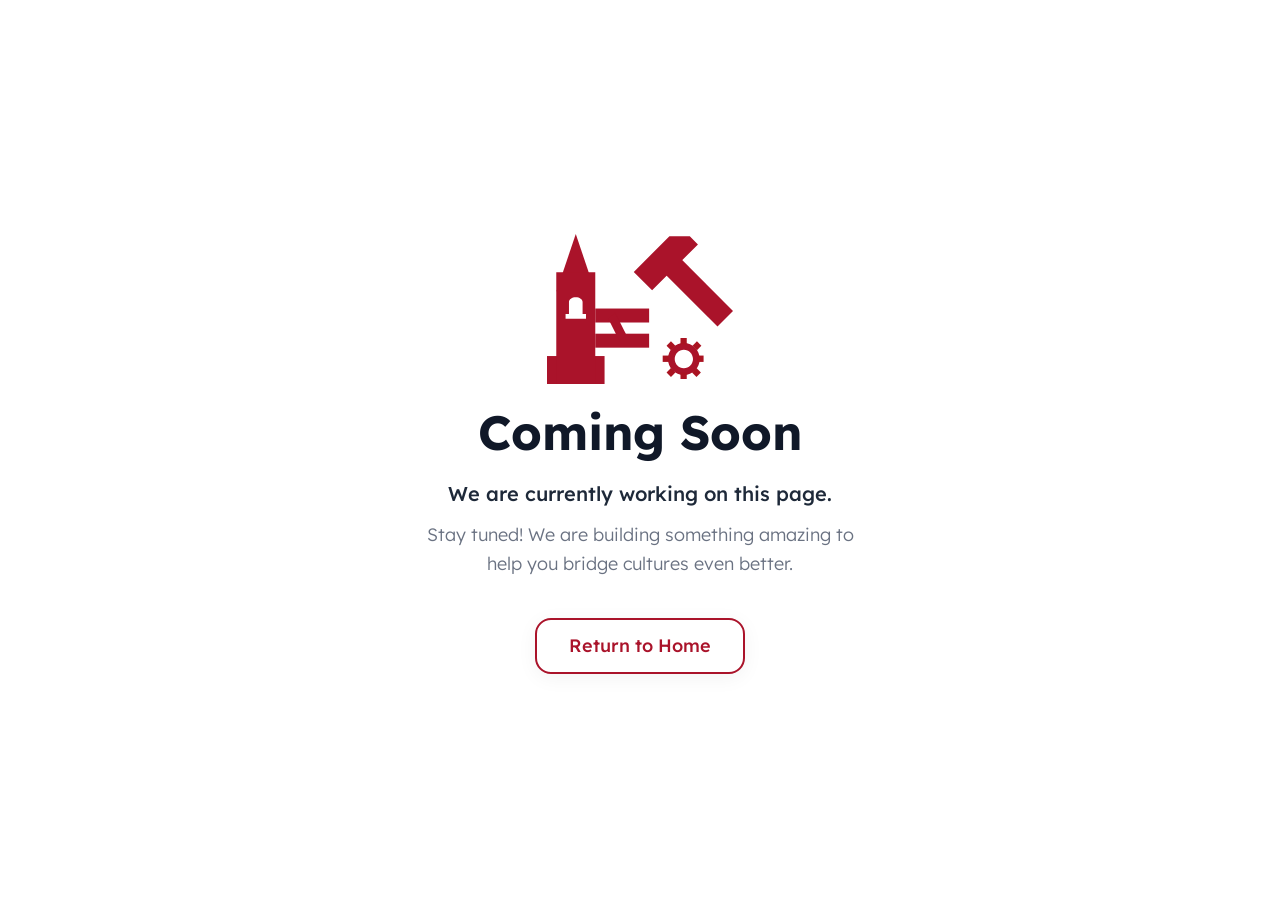
<file: in-development.html>
<!DOCTYPE html>
<html lang="en">
<head>
    <meta charset="UTF-8">
    <meta name="viewport" content="width=device-width, initial-scale=1.0">
    <title>Coming Soon | Cultura Bridge</title>

    <link rel="preconnect" href="https://fonts.googleapis.com">
    <link rel="preconnect" href="https://fonts.gstatic.com" crossorigin>
    <link href="https://fonts.googleapis.com/css2?family=Lexend:wght@300;400;500;600;700&display=swap" rel="stylesheet">

    <link rel="stylesheet" href="style.css">

</head>
<body class="font-sans text-gray-900 bg-white antialiased flex items-center justify-center min-h-screen p-4">

    <div class="text-center max-w-lg w-full flex flex-col items-center animate-fade-in-up">

        <img src="static/castle_build.svg" alt="cultura bridge app for education">

        <!-- Main Title -->
        <h1 class="text-4xl md:text-5xl font-bold mb-6 mt-6 text-gray-900">
            Coming Soon
        </h1>

        <!-- Description Text -->
        <div class="space-y-3 mb-10 max-w-md">
            <p class="text-xl font-medium text-gray-800">
                We are currently working on this page.
            </p>
            <p class="text-lg font-light text-gray-500 leading-relaxed">
                Stay tuned! We are building something amazing to help you bridge cultures even better.
            </p>
        </div>

        <!-- Return Button -->
        <a href="index.html" class="inline-block px-8 py-3 rounded-2xl border-2 border-cultura text-cultura font-medium text-lg hover:bg-cultura hover:text-white transition-all duration-300 select-none shadow-soft hover:shadow-lg active:scale-95">
            Return to Home
        </a>

    </div>

</body>
</html>
</file>
<file: style.css>
/*! tailwindcss v4.1.17 | MIT License | https://tailwindcss.com */
@layer properties{@supports (((-webkit-hyphens:none)) and (not (margin-trim:inline))) or ((-moz-orient:inline) and (not (color:rgb(from red r g b)))){*,:before,:after,::backdrop{--tw-translate-x:0;--tw-translate-y:0;--tw-translate-z:0;--tw-scale-x:1;--tw-scale-y:1;--tw-scale-z:1;--tw-rotate-x:initial;--tw-rotate-y:initial;--tw-rotate-z:initial;--tw-skew-x:initial;--tw-skew-y:initial;--tw-scroll-snap-strictness:proximity;--tw-space-y-reverse:0;--tw-space-x-reverse:0;--tw-border-style:solid;--tw-gradient-position:initial;--tw-gradient-from:#0000;--tw-gradient-via:#0000;--tw-gradient-to:#0000;--tw-gradient-stops:initial;--tw-gradient-via-stops:initial;--tw-gradient-from-position:0%;--tw-gradient-via-position:50%;--tw-gradient-to-position:100%;--tw-leading:initial;--tw-font-weight:initial;--tw-shadow:0 0 #0000;--tw-shadow-color:initial;--tw-shadow-alpha:100%;--tw-inset-shadow:0 0 #0000;--tw-inset-shadow-color:initial;--tw-inset-shadow-alpha:100%;--tw-ring-color:initial;--tw-ring-shadow:0 0 #0000;--tw-inset-ring-color:initial;--tw-inset-ring-shadow:0 0 #0000;--tw-ring-inset:initial;--tw-ring-offset-width:0px;--tw-ring-offset-color:#fff;--tw-ring-offset-shadow:0 0 #0000;--tw-blur:initial;--tw-brightness:initial;--tw-contrast:initial;--tw-grayscale:initial;--tw-hue-rotate:initial;--tw-invert:initial;--tw-opacity:initial;--tw-saturate:initial;--tw-sepia:initial;--tw-drop-shadow:initial;--tw-drop-shadow-color:initial;--tw-drop-shadow-alpha:100%;--tw-drop-shadow-size:initial;--tw-backdrop-blur:initial;--tw-backdrop-brightness:initial;--tw-backdrop-contrast:initial;--tw-backdrop-grayscale:initial;--tw-backdrop-hue-rotate:initial;--tw-backdrop-invert:initial;--tw-backdrop-opacity:initial;--tw-backdrop-saturate:initial;--tw-backdrop-sepia:initial;--tw-duration:initial}}}@layer theme{:root,:host{--font-sans:"Lexend",sans-serif;--font-mono:ui-monospace,SFMono-Regular,Menlo,Monaco,Consolas,"Liberation Mono","Courier New",monospace;--color-red-50:oklch(97.1% .013 17.38);--color-red-100:oklch(93.6% .032 17.717);--color-red-500:oklch(63.7% .237 25.331);--color-red-600:oklch(57.7% .245 27.325);--color-red-900:oklch(39.6% .141 25.723);--color-yellow-400:oklch(85.2% .199 91.936);--color-yellow-900:oklch(42.1% .095 57.708);--color-green-500:oklch(72.3% .219 149.579);--color-green-600:oklch(62.7% .194 149.214);--color-blue-900:oklch(37.9% .146 265.522);--color-gray-50:oklch(98.5% .002 247.839);--color-gray-100:oklch(96.7% .003 264.542);--color-gray-200:oklch(92.8% .006 264.531);--color-gray-300:oklch(87.2% .01 258.338);--color-gray-400:oklch(70.7% .022 261.325);--color-gray-500:oklch(55.1% .027 264.364);--color-gray-600:oklch(44.6% .03 256.802);--color-gray-700:oklch(37.3% .034 259.733);--color-gray-800:oklch(27.8% .033 256.848);--color-gray-900:oklch(21% .034 264.665);--color-black:#000;--color-white:#fff;--spacing:.25rem;--container-xs:20rem;--container-md:28rem;--container-lg:32rem;--container-2xl:42rem;--container-3xl:48rem;--container-4xl:56rem;--container-6xl:72rem;--container-7xl:80rem;--text-xs:.75rem;--text-xs--line-height:calc(1/.75);--text-sm:.875rem;--text-sm--line-height:calc(1.25/.875);--text-base:1rem;--text-base--line-height:calc(1.5/1);--text-lg:1.125rem;--text-lg--line-height:calc(1.75/1.125);--text-xl:1.25rem;--text-xl--line-height:calc(1.75/1.25);--text-2xl:1.5rem;--text-2xl--line-height:calc(2/1.5);--text-3xl:1.875rem;--text-3xl--line-height:calc(2.25/1.875);--text-4xl:2.25rem;--text-4xl--line-height:calc(2.5/2.25);--text-5xl:3rem;--text-5xl--line-height:1;--text-6xl:3.75rem;--text-6xl--line-height:1;--font-weight-light:300;--font-weight-medium:500;--font-weight-semibold:600;--font-weight-bold:700;--leading-tight:1.25;--leading-relaxed:1.625;--radius-lg:.5rem;--radius-xl:.75rem;--radius-2xl:1rem;--radius-3xl:1.5rem;--animate-spin:spin 1s linear infinite;--animate-pulse:pulse 2s cubic-bezier(.4,0,.6,1)infinite;--animate-bounce:bounce 1s infinite;--blur-sm:8px;--blur-md:12px;--blur-3xl:64px;--aspect-video:16/9;--default-transition-duration:.15s;--default-transition-timing-function:cubic-bezier(.4,0,.2,1);--default-font-family:var(--font-sans);--default-mono-font-family:var(--font-mono);--color-cultura:#aa132a;--color-cultura-hover:#8c0f23;--color-cultura-light:#aa132a0d}}@layer base{*,:after,:before,::backdrop{box-sizing:border-box;border:0 solid;margin:0;padding:0}::file-selector-button{box-sizing:border-box;border:0 solid;margin:0;padding:0}html,:host{-webkit-text-size-adjust:100%;tab-size:4;line-height:1.5;font-family:var(--default-font-family,ui-sans-serif,system-ui,sans-serif,"Apple Color Emoji","Segoe UI Emoji","Segoe UI Symbol","Noto Color Emoji");font-feature-settings:var(--default-font-feature-settings,normal);font-variation-settings:var(--default-font-variation-settings,normal);-webkit-tap-highlight-color:transparent}hr{height:0;color:inherit;border-top-width:1px}abbr:where([title]){-webkit-text-decoration:underline dotted;text-decoration:underline dotted}h1,h2,h3,h4,h5,h6{font-size:inherit;font-weight:inherit}a{color:inherit;-webkit-text-decoration:inherit;-webkit-text-decoration:inherit;-webkit-text-decoration:inherit;text-decoration:inherit}b,strong{font-weight:bolder}code,kbd,samp,pre{font-family:var(--default-mono-font-family,ui-monospace,SFMono-Regular,Menlo,Monaco,Consolas,"Liberation Mono","Courier New",monospace);font-feature-settings:var(--default-mono-font-feature-settings,normal);font-variation-settings:var(--default-mono-font-variation-settings,normal);font-size:1em}small{font-size:80%}sub,sup{vertical-align:baseline;font-size:75%;line-height:0;position:relative}sub{bottom:-.25em}sup{top:-.5em}table{text-indent:0;border-color:inherit;border-collapse:collapse}:-moz-focusring{outline:auto}progress{vertical-align:baseline}summary{display:list-item}ol,ul,menu{list-style:none}img,svg,video,canvas,audio,iframe,embed,object{vertical-align:middle;display:block}img,video{max-width:100%;height:auto}button,input,select,optgroup,textarea{font:inherit;font-feature-settings:inherit;font-variation-settings:inherit;letter-spacing:inherit;color:inherit;opacity:1;background-color:#0000;border-radius:0}::file-selector-button{font:inherit;font-feature-settings:inherit;font-variation-settings:inherit;letter-spacing:inherit;color:inherit;opacity:1;background-color:#0000;border-radius:0}:where(select:is([multiple],[size])) optgroup{font-weight:bolder}:where(select:is([multiple],[size])) optgroup option{padding-inline-start:20px}::file-selector-button{margin-inline-end:4px}::placeholder{opacity:1}@supports (not ((-webkit-appearance:-apple-pay-button))) or (contain-intrinsic-size:1px){::placeholder{color:currentColor}@supports (color:color-mix(in lab, red, red)){::placeholder{color:color-mix(in oklab,currentcolor 50%,transparent)}}}textarea{resize:vertical}::-webkit-search-decoration{-webkit-appearance:none}::-webkit-date-and-time-value{min-height:1lh;text-align:inherit}::-webkit-datetime-edit{display:inline-flex}::-webkit-datetime-edit-fields-wrapper{padding:0}::-webkit-datetime-edit{padding-block:0}::-webkit-datetime-edit-year-field{padding-block:0}::-webkit-datetime-edit-month-field{padding-block:0}::-webkit-datetime-edit-day-field{padding-block:0}::-webkit-datetime-edit-hour-field{padding-block:0}::-webkit-datetime-edit-minute-field{padding-block:0}::-webkit-datetime-edit-second-field{padding-block:0}::-webkit-datetime-edit-millisecond-field{padding-block:0}::-webkit-datetime-edit-meridiem-field{padding-block:0}::-webkit-calendar-picker-indicator{line-height:1}:-moz-ui-invalid{box-shadow:none}button,input:where([type=button],[type=reset],[type=submit]){appearance:button}::file-selector-button{appearance:button}::-webkit-inner-spin-button{height:auto}::-webkit-outer-spin-button{height:auto}[hidden]:where(:not([hidden=until-found])){display:none!important}img{-webkit-user-drag:none;user-drag:none;-webkit-user-select:none;user-select:none}}@layer components;@layer utilities{.pointer-events-none{pointer-events:none}.absolute{position:absolute}.fixed{position:fixed}.relative{position:relative}.static{position:static}.inset-0{inset:calc(var(--spacing)*0)}.-top-3{top:calc(var(--spacing)*-3)}.top-0{top:calc(var(--spacing)*0)}.top-1\/2{top:50%}.top-40{top:calc(var(--spacing)*40)}.right-0{right:calc(var(--spacing)*0)}.right-6{right:calc(var(--spacing)*6)}.bottom-0{bottom:calc(var(--spacing)*0)}.bottom-6{bottom:calc(var(--spacing)*6)}.bottom-10{bottom:calc(var(--spacing)*10)}.-left-20{left:calc(var(--spacing)*-20)}.left-0{left:calc(var(--spacing)*0)}.left-1\/2{left:50%}.-z-10{z-index:calc(10*-1)}.z-10{z-index:10}.z-20{z-index:20}.z-50{z-index:50}.z-\[90\]{z-index:90}.z-\[100\]{z-index:100}.order-1{order:1}.order-2{order:2}.mx-auto{margin-inline:auto}.mt-0\.5{margin-top:calc(var(--spacing)*.5)}.mt-1{margin-top:calc(var(--spacing)*1)}.mt-4{margin-top:calc(var(--spacing)*4)}.mt-6{margin-top:calc(var(--spacing)*6)}.mt-12{margin-top:calc(var(--spacing)*12)}.mt-16{margin-top:calc(var(--spacing)*16)}.mr-4{margin-right:calc(var(--spacing)*4)}.mb-2{margin-bottom:calc(var(--spacing)*2)}.mb-3{margin-bottom:calc(var(--spacing)*3)}.mb-4{margin-bottom:calc(var(--spacing)*4)}.mb-6{margin-bottom:calc(var(--spacing)*6)}.mb-8{margin-bottom:calc(var(--spacing)*8)}.mb-10{margin-bottom:calc(var(--spacing)*10)}.mb-12{margin-bottom:calc(var(--spacing)*12)}.mb-16{margin-bottom:calc(var(--spacing)*16)}.mb-20{margin-bottom:calc(var(--spacing)*20)}.block{display:block}.flex{display:flex}.grid{display:grid}.hidden{display:none}.inline-block{display:inline-block}.inline-flex{display:inline-flex}.aspect-video{aspect-ratio:var(--aspect-video)}.h-1\.5{height:calc(var(--spacing)*1.5)}.h-2{height:calc(var(--spacing)*2)}.h-5{height:calc(var(--spacing)*5)}.h-6{height:calc(var(--spacing)*6)}.h-8{height:calc(var(--spacing)*8)}.h-10{height:calc(var(--spacing)*10)}.h-12{height:calc(var(--spacing)*12)}.h-16{height:calc(var(--spacing)*16)}.h-20{height:calc(var(--spacing)*20)}.h-24{height:calc(var(--spacing)*24)}.h-28{height:calc(var(--spacing)*28)}.h-32{height:calc(var(--spacing)*32)}.h-64{height:calc(var(--spacing)*64)}.h-96{height:calc(var(--spacing)*96)}.h-full{height:100%}.h-px{height:1px}.max-h-\[80vh\]{max-height:80vh}.min-h-screen{min-height:100vh}.w-1\/2{width:50%}.w-2\/3{width:66.6667%}.w-3\/4{width:75%}.w-5{width:calc(var(--spacing)*5)}.w-6{width:calc(var(--spacing)*6)}.w-8{width:calc(var(--spacing)*8)}.w-10{width:calc(var(--spacing)*10)}.w-12{width:calc(var(--spacing)*12)}.w-16{width:calc(var(--spacing)*16)}.w-20{width:calc(var(--spacing)*20)}.w-48{width:calc(var(--spacing)*48)}.w-64{width:calc(var(--spacing)*64)}.w-72{width:calc(var(--spacing)*72)}.w-96{width:calc(var(--spacing)*96)}.w-auto{width:auto}.w-full{width:100%}.max-w-2xl{max-width:var(--container-2xl)}.max-w-3xl{max-width:var(--container-3xl)}.max-w-4xl{max-width:var(--container-4xl)}.max-w-6xl{max-width:var(--container-6xl)}.max-w-7xl{max-width:var(--container-7xl)}.max-w-\[160px\]{max-width:160px}.max-w-lg{max-width:var(--container-lg)}.max-w-md{max-width:var(--container-md)}.max-w-xs{max-width:var(--container-xs)}.min-w-\[200px\]{min-width:200px}.min-w-\[300px\]{min-width:300px}.flex-1{flex:1}.shrink-0{flex-shrink:0}.-translate-x-1\/2{--tw-translate-x:calc(calc(1/2*100%)*-1);translate:var(--tw-translate-x)var(--tw-translate-y)}.-translate-x-1\/3{--tw-translate-x:calc(calc(1/3*100%)*-1);translate:var(--tw-translate-x)var(--tw-translate-y)}.-translate-x-12{--tw-translate-x:calc(var(--spacing)*-12);translate:var(--tw-translate-x)var(--tw-translate-y)}.translate-x-1\/2{--tw-translate-x:calc(1/2*100%);translate:var(--tw-translate-x)var(--tw-translate-y)}.translate-x-1\/3{--tw-translate-x:calc(1/3*100%);translate:var(--tw-translate-x)var(--tw-translate-y)}.translate-x-10{--tw-translate-x:calc(var(--spacing)*10);translate:var(--tw-translate-x)var(--tw-translate-y)}.translate-x-12{--tw-translate-x:calc(var(--spacing)*12);translate:var(--tw-translate-x)var(--tw-translate-y)}.translate-x-20{--tw-translate-x:calc(var(--spacing)*20);translate:var(--tw-translate-x)var(--tw-translate-y)}.-translate-y-1\/2{--tw-translate-y:calc(calc(1/2*100%)*-1);translate:var(--tw-translate-x)var(--tw-translate-y)}.-translate-y-1\/3{--tw-translate-y:calc(calc(1/3*100%)*-1);translate:var(--tw-translate-x)var(--tw-translate-y)}.-translate-y-full{--tw-translate-y:-100%;translate:var(--tw-translate-x)var(--tw-translate-y)}.translate-y-1\/3{--tw-translate-y:calc(1/3*100%);translate:var(--tw-translate-x)var(--tw-translate-y)}.translate-y-10{--tw-translate-y:calc(var(--spacing)*10);translate:var(--tw-translate-x)var(--tw-translate-y)}.translate-y-full{--tw-translate-y:100%;translate:var(--tw-translate-x)var(--tw-translate-y)}.scale-125{--tw-scale-x:125%;--tw-scale-y:125%;--tw-scale-z:125%;scale:var(--tw-scale-x)var(--tw-scale-y)}.rotate-1{rotate:1deg}.skew-x-12{--tw-skew-x:skewX(12deg);transform:var(--tw-rotate-x,)var(--tw-rotate-y,)var(--tw-rotate-z,)var(--tw-skew-x,)var(--tw-skew-y,)}.transform{transform:var(--tw-rotate-x,)var(--tw-rotate-y,)var(--tw-rotate-z,)var(--tw-skew-x,)var(--tw-skew-y,)}.animate-bounce{animation:var(--animate-bounce)}.animate-pulse{animation:var(--animate-pulse)}.animate-spin{animation:var(--animate-spin)}.cursor-not-allowed{cursor:not-allowed}.cursor-pointer{cursor:pointer}.snap-x{scroll-snap-type:x var(--tw-scroll-snap-strictness)}.snap-mandatory{--tw-scroll-snap-strictness:mandatory}.snap-center{scroll-snap-align:center}.grid-cols-1{grid-template-columns:repeat(1,minmax(0,1fr))}.grid-cols-2{grid-template-columns:repeat(2,minmax(0,1fr))}.flex-col{flex-direction:column}.place-items-center{place-items:center}.items-center{align-items:center}.items-end{align-items:flex-end}.items-start{align-items:flex-start}.justify-around{justify-content:space-around}.justify-between{justify-content:space-between}.justify-center{justify-content:center}.justify-end{justify-content:flex-end}.gap-1{gap:calc(var(--spacing)*1)}.gap-2{gap:calc(var(--spacing)*2)}.gap-3{gap:calc(var(--spacing)*3)}.gap-4{gap:calc(var(--spacing)*4)}.gap-5{gap:calc(var(--spacing)*5)}.gap-6{gap:calc(var(--spacing)*6)}.gap-8{gap:calc(var(--spacing)*8)}.gap-12{gap:calc(var(--spacing)*12)}.gap-16{gap:calc(var(--spacing)*16)}:where(.space-y-1>:not(:last-child)){--tw-space-y-reverse:0;margin-block-start:calc(calc(var(--spacing)*1)*var(--tw-space-y-reverse));margin-block-end:calc(calc(var(--spacing)*1)*calc(1 - var(--tw-space-y-reverse)))}:where(.space-y-2>:not(:last-child)){--tw-space-y-reverse:0;margin-block-start:calc(calc(var(--spacing)*2)*var(--tw-space-y-reverse));margin-block-end:calc(calc(var(--spacing)*2)*calc(1 - var(--tw-space-y-reverse)))}:where(.space-y-3>:not(:last-child)){--tw-space-y-reverse:0;margin-block-start:calc(calc(var(--spacing)*3)*var(--tw-space-y-reverse));margin-block-end:calc(calc(var(--spacing)*3)*calc(1 - var(--tw-space-y-reverse)))}:where(.space-y-4>:not(:last-child)){--tw-space-y-reverse:0;margin-block-start:calc(calc(var(--spacing)*4)*var(--tw-space-y-reverse));margin-block-end:calc(calc(var(--spacing)*4)*calc(1 - var(--tw-space-y-reverse)))}:where(.space-y-8>:not(:last-child)){--tw-space-y-reverse:0;margin-block-start:calc(calc(var(--spacing)*8)*var(--tw-space-y-reverse));margin-block-end:calc(calc(var(--spacing)*8)*calc(1 - var(--tw-space-y-reverse)))}:where(.space-y-10>:not(:last-child)){--tw-space-y-reverse:0;margin-block-start:calc(calc(var(--spacing)*10)*var(--tw-space-y-reverse));margin-block-end:calc(calc(var(--spacing)*10)*calc(1 - var(--tw-space-y-reverse)))}:where(.-space-x-4>:not(:last-child)){--tw-space-x-reverse:0;margin-inline-start:calc(calc(var(--spacing)*-4)*var(--tw-space-x-reverse));margin-inline-end:calc(calc(var(--spacing)*-4)*calc(1 - var(--tw-space-x-reverse)))}:where(.space-x-2>:not(:last-child)){--tw-space-x-reverse:0;margin-inline-start:calc(calc(var(--spacing)*2)*var(--tw-space-x-reverse));margin-inline-end:calc(calc(var(--spacing)*2)*calc(1 - var(--tw-space-x-reverse)))}:where(.space-x-10>:not(:last-child)){--tw-space-x-reverse:0;margin-inline-start:calc(calc(var(--spacing)*10)*var(--tw-space-x-reverse));margin-inline-end:calc(calc(var(--spacing)*10)*calc(1 - var(--tw-space-x-reverse)))}.overflow-hidden{overflow:hidden}.overflow-x-auto{overflow-x:auto}.overflow-x-hidden{overflow-x:hidden}.overflow-y-auto{overflow-y:auto}.rounded{border-radius:.25rem}.rounded-2xl{border-radius:var(--radius-2xl)}.rounded-3xl{border-radius:var(--radius-3xl)}.rounded-full{border-radius:3.40282e38px}.rounded-lg{border-radius:var(--radius-lg)}.rounded-xl{border-radius:var(--radius-xl)}.border{border-style:var(--tw-border-style);border-width:1px}.border-2{border-style:var(--tw-border-style);border-width:2px}.border-t{border-top-style:var(--tw-border-style);border-top-width:1px}.border-b{border-bottom-style:var(--tw-border-style);border-bottom-width:1px}.border-b-2{border-bottom-style:var(--tw-border-style);border-bottom-width:2px}.border-cultura{border-color:var(--color-cultura)}.border-gray-100{border-color:var(--color-gray-100)}.border-gray-200{border-color:var(--color-gray-200)}.border-gray-600{border-color:var(--color-gray-600)}.border-transparent{border-color:#0000}.border-white\/10{border-color:#ffffff1a}@supports (color:color-mix(in lab, red, red)){.border-white\/10{border-color:color-mix(in oklab,var(--color-white)10%,transparent)}}.bg-black\/50{background-color:#00000080}@supports (color:color-mix(in lab, red, red)){.bg-black\/50{background-color:color-mix(in oklab,var(--color-black)50%,transparent)}}.bg-blue-900{background-color:var(--color-blue-900)}.bg-cultura{background-color:var(--color-cultura)}.bg-cultura-light{background-color:var(--color-cultura-light)}.bg-gray-50{background-color:var(--color-gray-50)}.bg-gray-100{background-color:var(--color-gray-100)}.bg-gray-800{background-color:var(--color-gray-800)}.bg-gray-900{background-color:var(--color-gray-900)}.bg-green-500{background-color:var(--color-green-500)}.bg-red-50{background-color:var(--color-red-50)}.bg-red-500{background-color:var(--color-red-500)}.bg-white{background-color:var(--color-white)}.bg-white\/10{background-color:#ffffff1a}@supports (color:color-mix(in lab, red, red)){.bg-white\/10{background-color:color-mix(in oklab,var(--color-white)10%,transparent)}}.bg-white\/20{background-color:#fff3}@supports (color:color-mix(in lab, red, red)){.bg-white\/20{background-color:color-mix(in oklab,var(--color-white)20%,transparent)}}.bg-yellow-400{background-color:var(--color-yellow-400)}.bg-gradient-to-br{--tw-gradient-position:to bottom right in oklab;background-image:linear-gradient(var(--tw-gradient-stops))}.bg-gradient-to-r{--tw-gradient-position:to right in oklab;background-image:linear-gradient(var(--tw-gradient-stops))}.from-\[\#E82A47\]{--tw-gradient-from:#e82a47;--tw-gradient-stops:var(--tw-gradient-via-stops,var(--tw-gradient-position),var(--tw-gradient-from)var(--tw-gradient-from-position),var(--tw-gradient-to)var(--tw-gradient-to-position))}.from-gray-50{--tw-gradient-from:var(--color-gray-50);--tw-gradient-stops:var(--tw-gradient-via-stops,var(--tw-gradient-position),var(--tw-gradient-from)var(--tw-gradient-from-position),var(--tw-gradient-to)var(--tw-gradient-to-position))}.from-transparent{--tw-gradient-from:transparent;--tw-gradient-stops:var(--tw-gradient-via-stops,var(--tw-gradient-position),var(--tw-gradient-from)var(--tw-gradient-from-position),var(--tw-gradient-to)var(--tw-gradient-to-position))}.via-gray-300{--tw-gradient-via:var(--color-gray-300);--tw-gradient-via-stops:var(--tw-gradient-position),var(--tw-gradient-from)var(--tw-gradient-from-position),var(--tw-gradient-via)var(--tw-gradient-via-position),var(--tw-gradient-to)var(--tw-gradient-to-position);--tw-gradient-stops:var(--tw-gradient-via-stops)}.to-\[\#FFA158\]{--tw-gradient-to:#ffa158;--tw-gradient-stops:var(--tw-gradient-via-stops,var(--tw-gradient-position),var(--tw-gradient-from)var(--tw-gradient-from-position),var(--tw-gradient-to)var(--tw-gradient-to-position))}.to-red-50\/50{--tw-gradient-to:#fef2f280}@supports (color:color-mix(in lab, red, red)){.to-red-50\/50{--tw-gradient-to:color-mix(in oklab,var(--color-red-50)50%,transparent)}}.to-red-50\/50{--tw-gradient-stops:var(--tw-gradient-via-stops,var(--tw-gradient-position),var(--tw-gradient-from)var(--tw-gradient-from-position),var(--tw-gradient-to)var(--tw-gradient-to-position))}.to-transparent{--tw-gradient-to:transparent;--tw-gradient-stops:var(--tw-gradient-via-stops,var(--tw-gradient-position),var(--tw-gradient-from)var(--tw-gradient-from-position),var(--tw-gradient-to)var(--tw-gradient-to-position))}.bg-clip-text{-webkit-background-clip:text;background-clip:text}.object-cover{object-fit:cover}.p-2{padding:calc(var(--spacing)*2)}.p-3{padding:calc(var(--spacing)*3)}.p-4{padding:calc(var(--spacing)*4)}.p-5{padding:calc(var(--spacing)*5)}.p-6{padding:calc(var(--spacing)*6)}.p-8{padding:calc(var(--spacing)*8)}.px-2{padding-inline:calc(var(--spacing)*2)}.px-3{padding-inline:calc(var(--spacing)*3)}.px-4{padding-inline:calc(var(--spacing)*4)}.px-6{padding-inline:calc(var(--spacing)*6)}.px-8{padding-inline:calc(var(--spacing)*8)}.px-10{padding-inline:calc(var(--spacing)*10)}.py-1{padding-block:calc(var(--spacing)*1)}.py-2{padding-block:calc(var(--spacing)*2)}.py-2\.5{padding-block:calc(var(--spacing)*2.5)}.py-3{padding-block:calc(var(--spacing)*3)}.py-4{padding-block:calc(var(--spacing)*4)}.py-12{padding-block:calc(var(--spacing)*12)}.py-32{padding-block:calc(var(--spacing)*32)}.pt-2{padding-top:calc(var(--spacing)*2)}.pt-4{padding-top:calc(var(--spacing)*4)}.pt-8{padding-top:calc(var(--spacing)*8)}.pt-20{padding-top:calc(var(--spacing)*20)}.pb-2{padding-bottom:calc(var(--spacing)*2)}.pb-4{padding-bottom:calc(var(--spacing)*4)}.pb-32{padding-bottom:calc(var(--spacing)*32)}.text-center{text-align:center}.text-left{text-align:left}.text-right{text-align:right}.font-sans{font-family:var(--font-sans)}.text-2xl{font-size:var(--text-2xl);line-height:var(--tw-leading,var(--text-2xl--line-height))}.text-3xl{font-size:var(--text-3xl);line-height:var(--tw-leading,var(--text-3xl--line-height))}.text-4xl{font-size:var(--text-4xl);line-height:var(--tw-leading,var(--text-4xl--line-height))}.text-base{font-size:var(--text-base);line-height:var(--tw-leading,var(--text-base--line-height))}.text-lg{font-size:var(--text-lg);line-height:var(--tw-leading,var(--text-lg--line-height))}.text-sm{font-size:var(--text-sm);line-height:var(--tw-leading,var(--text-sm--line-height))}.text-xl{font-size:var(--text-xl);line-height:var(--tw-leading,var(--text-xl--line-height))}.text-xs{font-size:var(--text-xs);line-height:var(--tw-leading,var(--text-xs--line-height))}.text-\[10px\]{font-size:10px}.leading-none{--tw-leading:1;line-height:1}.leading-relaxed{--tw-leading:var(--leading-relaxed);line-height:var(--leading-relaxed)}.leading-tight{--tw-leading:var(--leading-tight);line-height:var(--leading-tight)}.font-bold{--tw-font-weight:var(--font-weight-bold);font-weight:var(--font-weight-bold)}.font-light{--tw-font-weight:var(--font-weight-light);font-weight:var(--font-weight-light)}.font-medium{--tw-font-weight:var(--font-weight-medium);font-weight:var(--font-weight-medium)}.font-semibold{--tw-font-weight:var(--font-weight-semibold);font-weight:var(--font-weight-semibold)}.text-black{color:var(--color-black)}.text-cultura{color:var(--color-cultura)}.text-gray-300{color:var(--color-gray-300)}.text-gray-400{color:var(--color-gray-400)}.text-gray-500{color:var(--color-gray-500)}.text-gray-600{color:var(--color-gray-600)}.text-gray-700{color:var(--color-gray-700)}.text-gray-800{color:var(--color-gray-800)}.text-gray-900{color:var(--color-gray-900)}.text-red-100{color:var(--color-red-100)}.text-red-500{color:var(--color-red-500)}.text-transparent{color:#0000}.text-white{color:var(--color-white)}.text-white\/80{color:#fffc}@supports (color:color-mix(in lab, red, red)){.text-white\/80{color:color-mix(in oklab,var(--color-white)80%,transparent)}}.text-yellow-400{color:var(--color-yellow-400)}.text-yellow-900{color:var(--color-yellow-900)}.uppercase{text-transform:uppercase}.antialiased{-webkit-font-smoothing:antialiased;-moz-osx-font-smoothing:grayscale}.opacity-5{opacity:.05}.opacity-10{opacity:.1}.opacity-20{opacity:.2}.opacity-40{opacity:.4}.opacity-75{opacity:.75}.mix-blend-multiply{mix-blend-mode:multiply}.shadow-2xl{--tw-shadow:0 25px 50px -12px var(--tw-shadow-color,#00000040);box-shadow:var(--tw-inset-shadow),var(--tw-inset-ring-shadow),var(--tw-ring-offset-shadow),var(--tw-ring-shadow),var(--tw-shadow)}.shadow-lg{--tw-shadow:0 10px 15px -3px var(--tw-shadow-color,#0000001a),0 4px 6px -4px var(--tw-shadow-color,#0000001a);box-shadow:var(--tw-inset-shadow),var(--tw-inset-ring-shadow),var(--tw-ring-offset-shadow),var(--tw-ring-shadow),var(--tw-shadow)}.shadow-md{--tw-shadow:0 4px 6px -1px var(--tw-shadow-color,#0000001a),0 2px 4px -2px var(--tw-shadow-color,#0000001a);box-shadow:var(--tw-inset-shadow),var(--tw-inset-ring-shadow),var(--tw-ring-offset-shadow),var(--tw-ring-shadow),var(--tw-shadow)}.shadow-sm{--tw-shadow:0 1px 3px 0 var(--tw-shadow-color,#0000001a),0 1px 2px -1px var(--tw-shadow-color,#0000001a);box-shadow:var(--tw-inset-shadow),var(--tw-inset-ring-shadow),var(--tw-ring-offset-shadow),var(--tw-ring-shadow),var(--tw-shadow)}.shadow-soft{--tw-shadow:0 4px 20px var(--tw-shadow-color,#0000000d);box-shadow:var(--tw-inset-shadow),var(--tw-inset-ring-shadow),var(--tw-ring-offset-shadow),var(--tw-ring-shadow),var(--tw-shadow)}.shadow-xl{--tw-shadow:0 20px 25px -5px var(--tw-shadow-color,#0000001a),0 8px 10px -6px var(--tw-shadow-color,#0000001a);box-shadow:var(--tw-inset-shadow),var(--tw-inset-ring-shadow),var(--tw-ring-offset-shadow),var(--tw-ring-shadow),var(--tw-shadow)}.shadow-green-500\/20{--tw-shadow-color:#00c75833}@supports (color:color-mix(in lab, red, red)){.shadow-green-500\/20{--tw-shadow-color:color-mix(in oklab,color-mix(in oklab,var(--color-green-500)20%,transparent)var(--tw-shadow-alpha),transparent)}}.shadow-red-500\/20{--tw-shadow-color:#fb2c3633}@supports (color:color-mix(in lab, red, red)){.shadow-red-500\/20{--tw-shadow-color:color-mix(in oklab,color-mix(in oklab,var(--color-red-500)20%,transparent)var(--tw-shadow-alpha),transparent)}}.shadow-red-900\/10{--tw-shadow-color:#82181a1a}@supports (color:color-mix(in lab, red, red)){.shadow-red-900\/10{--tw-shadow-color:color-mix(in oklab,color-mix(in oklab,var(--color-red-900)10%,transparent)var(--tw-shadow-alpha),transparent)}}.blur-3xl{--tw-blur:blur(var(--blur-3xl));filter:var(--tw-blur,)var(--tw-brightness,)var(--tw-contrast,)var(--tw-grayscale,)var(--tw-hue-rotate,)var(--tw-invert,)var(--tw-saturate,)var(--tw-sepia,)var(--tw-drop-shadow,)}.filter{filter:var(--tw-blur,)var(--tw-brightness,)var(--tw-contrast,)var(--tw-grayscale,)var(--tw-hue-rotate,)var(--tw-invert,)var(--tw-saturate,)var(--tw-sepia,)var(--tw-drop-shadow,)}.backdrop-blur-md{--tw-backdrop-blur:blur(var(--blur-md));-webkit-backdrop-filter:var(--tw-backdrop-blur,)var(--tw-backdrop-brightness,)var(--tw-backdrop-contrast,)var(--tw-backdrop-grayscale,)var(--tw-backdrop-hue-rotate,)var(--tw-backdrop-invert,)var(--tw-backdrop-opacity,)var(--tw-backdrop-saturate,)var(--tw-backdrop-sepia,);backdrop-filter:var(--tw-backdrop-blur,)var(--tw-backdrop-brightness,)var(--tw-backdrop-contrast,)var(--tw-backdrop-grayscale,)var(--tw-backdrop-hue-rotate,)var(--tw-backdrop-invert,)var(--tw-backdrop-opacity,)var(--tw-backdrop-saturate,)var(--tw-backdrop-sepia,)}.backdrop-blur-sm{--tw-backdrop-blur:blur(var(--blur-sm));-webkit-backdrop-filter:var(--tw-backdrop-blur,)var(--tw-backdrop-brightness,)var(--tw-backdrop-contrast,)var(--tw-backdrop-grayscale,)var(--tw-backdrop-hue-rotate,)var(--tw-backdrop-invert,)var(--tw-backdrop-opacity,)var(--tw-backdrop-saturate,)var(--tw-backdrop-sepia,);backdrop-filter:var(--tw-backdrop-blur,)var(--tw-backdrop-brightness,)var(--tw-backdrop-contrast,)var(--tw-backdrop-grayscale,)var(--tw-backdrop-hue-rotate,)var(--tw-backdrop-invert,)var(--tw-backdrop-opacity,)var(--tw-backdrop-saturate,)var(--tw-backdrop-sepia,)}.transition-all{transition-property:all;transition-timing-function:var(--tw-ease,var(--default-transition-timing-function));transition-duration:var(--tw-duration,var(--default-transition-duration))}.transition-colors{transition-property:color,background-color,border-color,outline-color,text-decoration-color,fill,stroke,--tw-gradient-from,--tw-gradient-via,--tw-gradient-to;transition-timing-function:var(--tw-ease,var(--default-transition-timing-function));transition-duration:var(--tw-duration,var(--default-transition-duration))}.transition-transform{transition-property:transform,translate,scale,rotate;transition-timing-function:var(--tw-ease,var(--default-transition-timing-function));transition-duration:var(--tw-duration,var(--default-transition-duration))}.duration-300{--tw-duration:.3s;transition-duration:.3s}.duration-500{--tw-duration:.5s;transition-duration:.5s}@media (hover:hover){.group-hover\:bg-cultura:is(:where(.group):hover *){background-color:var(--color-cultura)}.group-hover\:bg-white:is(:where(.group):hover *){background-color:var(--color-white)}}.selection\:bg-cultura ::selection{background-color:var(--color-cultura)}.selection\:bg-cultura::selection{background-color:var(--color-cultura)}.selection\:text-white ::selection{color:var(--color-white)}.selection\:text-white::selection{color:var(--color-white)}@media (hover:hover){.hover\:-translate-y-1:hover{--tw-translate-y:calc(var(--spacing)*-1);translate:var(--tw-translate-x)var(--tw-translate-y)}.hover\:-translate-y-2:hover{--tw-translate-y:calc(var(--spacing)*-2);translate:var(--tw-translate-x)var(--tw-translate-y)}.hover\:scale-105:hover{--tw-scale-x:105%;--tw-scale-y:105%;--tw-scale-z:105%;scale:var(--tw-scale-x)var(--tw-scale-y)}.hover\:rotate-0:hover{rotate:none}.hover\:border-cultura\/20:hover{border-color:#aa132a33}@supports (color:color-mix(in lab, red, red)){.hover\:border-cultura\/20:hover{border-color:color-mix(in oklab,var(--color-cultura)20%,transparent)}}.hover\:border-red-100:hover{border-color:var(--color-red-100)}.hover\:bg-cultura:hover{background-color:var(--color-cultura)}.hover\:bg-cultura-hover:hover{background-color:var(--color-cultura-hover)}.hover\:bg-gray-50:hover{background-color:var(--color-gray-50)}.hover\:bg-green-600:hover{background-color:var(--color-green-600)}.hover\:bg-red-600:hover{background-color:var(--color-red-600)}.hover\:bg-white\/20:hover{background-color:#fff3}@supports (color:color-mix(in lab, red, red)){.hover\:bg-white\/20:hover{background-color:color-mix(in oklab,var(--color-white)20%,transparent)}}.hover\:text-cultura:hover{color:var(--color-cultura)}.hover\:text-white:hover{color:var(--color-white)}.hover\:underline:hover{text-decoration-line:underline}.hover\:shadow-lg:hover{--tw-shadow:0 10px 15px -3px var(--tw-shadow-color,#0000001a),0 4px 6px -4px var(--tw-shadow-color,#0000001a);box-shadow:var(--tw-inset-shadow),var(--tw-inset-ring-shadow),var(--tw-ring-offset-shadow),var(--tw-ring-shadow),var(--tw-shadow)}.hover\:shadow-md:hover{--tw-shadow:0 4px 6px -1px var(--tw-shadow-color,#0000001a),0 2px 4px -2px var(--tw-shadow-color,#0000001a);box-shadow:var(--tw-inset-shadow),var(--tw-inset-ring-shadow),var(--tw-ring-offset-shadow),var(--tw-ring-shadow),var(--tw-shadow)}.hover\:shadow-xl:hover{--tw-shadow:0 20px 25px -5px var(--tw-shadow-color,#0000001a),0 8px 10px -6px var(--tw-shadow-color,#0000001a);box-shadow:var(--tw-inset-shadow),var(--tw-inset-ring-shadow),var(--tw-ring-offset-shadow),var(--tw-ring-shadow),var(--tw-shadow)}}.focus\:border-transparent:focus{border-color:#0000}.focus\:ring-2:focus{--tw-ring-shadow:var(--tw-ring-inset,)0 0 0 calc(2px + var(--tw-ring-offset-width))var(--tw-ring-color,currentcolor);box-shadow:var(--tw-inset-shadow),var(--tw-inset-ring-shadow),var(--tw-ring-offset-shadow),var(--tw-ring-shadow),var(--tw-shadow)}.focus\:ring-cultura:focus{--tw-ring-color:var(--color-cultura)}.focus\:outline-none:focus{--tw-outline-style:none;outline-style:none}.active\:scale-95:active{--tw-scale-x:95%;--tw-scale-y:95%;--tw-scale-z:95%;scale:var(--tw-scale-x)var(--tw-scale-y)}@media (min-width:40rem){.sm\:w-80{width:calc(var(--spacing)*80)}.sm\:w-auto{width:auto}.sm\:flex-row{flex-direction:row}.sm\:px-6{padding-inline:calc(var(--spacing)*6)}.sm\:text-left{text-align:left}.sm\:text-4xl{font-size:var(--text-4xl);line-height:var(--tw-leading,var(--text-4xl--line-height))}}@media (min-width:48rem){.md\:mb-32{margin-bottom:calc(var(--spacing)*32)}.md\:flex{display:flex}.md\:h-12{height:calc(var(--spacing)*12)}.md\:w-1\/2{width:50%}.md\:w-1\/3{width:33.3333%}.md\:min-w-\[350px\]{min-width:350px}.md\:grid-cols-2{grid-template-columns:repeat(2,minmax(0,1fr))}.md\:grid-cols-3{grid-template-columns:repeat(3,minmax(0,1fr))}.md\:grid-cols-4{grid-template-columns:repeat(4,minmax(0,1fr))}.md\:flex-row{flex-direction:row}.md\:flex-row-reverse{flex-direction:row-reverse}.md\:items-start{align-items:flex-start}.md\:justify-end{justify-content:flex-end}.md\:gap-16{gap:calc(var(--spacing)*16)}.md\:gap-24{gap:calc(var(--spacing)*24)}.md\:p-12{padding:calc(var(--spacing)*12)}.md\:py-8{padding-block:calc(var(--spacing)*8)}.md\:text-3xl{font-size:var(--text-3xl);line-height:var(--tw-leading,var(--text-3xl--line-height))}.md\:text-4xl{font-size:var(--text-4xl);line-height:var(--tw-leading,var(--text-4xl--line-height))}.md\:text-5xl{font-size:var(--text-5xl);line-height:var(--tw-leading,var(--text-5xl--line-height))}.md\:text-6xl{font-size:var(--text-6xl);line-height:var(--tw-leading,var(--text-6xl--line-height))}.md\:text-lg{font-size:var(--text-lg);line-height:var(--tw-leading,var(--text-lg--line-height))}.md\:text-sm{font-size:var(--text-sm);line-height:var(--tw-leading,var(--text-sm--line-height))}}@media (min-width:64rem){.lg\:order-none{order:0}.lg\:mx-0{margin-inline:calc(var(--spacing)*0)}.lg\:block{display:block}.lg\:flex{display:flex}.lg\:w-1\/3{width:33.3333%}.lg\:w-2\/3{width:66.6667%}.lg\:grid-cols-2{grid-template-columns:repeat(2,minmax(0,1fr))}.lg\:grid-cols-5{grid-template-columns:repeat(5,minmax(0,1fr))}.lg\:flex-row{flex-direction:row}.lg\:justify-between{justify-content:space-between}.lg\:justify-end{justify-content:flex-end}.lg\:justify-start{justify-content:flex-start}.lg\:px-8{padding-inline:calc(var(--spacing)*8)}.lg\:text-left{text-align:left}.lg\:text-5xl{font-size:var(--text-5xl);line-height:var(--tw-leading,var(--text-5xl--line-height))}}.no-scrollbar::-webkit-scrollbar{display:none}.no-scrollbar{-ms-overflow-style:none;scrollbar-width:none}.select-none{-webkit-user-select:none;user-select:none}.mask-icon{-webkit-mask-position:50%;mask-position:50%;-webkit-mask-size:contain;mask-size:contain;-webkit-mask-repeat:no-repeat;mask-repeat:no-repeat}}@font-face{font-family:Lexend;font-style:normal;font-weight:300;font-display:block;src:url(static/fonts/lexend-v26-latin-300.woff2)format("woff2")}@font-face{font-family:Lexend;font-style:normal;font-weight:400;font-display:block;src:url(static/fonts/lexend-v26-latin-regular.woff2)format("woff2")}@font-face{font-family:Lexend;font-style:normal;font-weight:500;font-display:block;src:url(static/fonts/lexend-v26-latin-500.woff2)format("woff2")}@font-face{font-family:Lexend;font-style:normal;font-weight:600;font-display:block;src:url(static/fonts/lexend-v26-latin-600.woff2)format("woff2")}@font-face{font-family:Lexend;font-style:normal;font-weight:700;font-display:block;src:url(static/fonts/lexend-v26-latin-700.woff2)format("woff2")}@font-face{font-family:Lexend;font-style:normal;font-weight:800;font-display:block;src:url(static/fonts/lexend-v26-latin-800.woff2)format("woff2")}#navbar{will-change:transform;transition:transform .3s cubic-bezier(.4,0,.2,1)}.nav-link.active{color:var(--color-cultura)}.nav-link.active:after{width:100%}.nav-link:after{content:"";background:var(--color-cultura);width:0;height:2px;transition:width .2s ease-out;display:block}.nav-link:hover:after{width:100%}.phone-mockup{aspect-ratio:10/19;background:#fff;border:12px solid #1f2937;border-radius:2.5rem;margin:0 auto;position:relative;overflow:hidden;box-shadow:0 25px 50px -12px #00000040}.phone-notch{z-index:10;background:#1f2937;border-bottom-right-radius:12px;border-bottom-left-radius:12px;width:40%;height:25px;position:absolute;top:0;left:50%;transform:translate(-50%)}.placeholder-area{color:#00000080;background-color:#0000001a;border:2px dashed #0003;justify-content:center;align-items:center;font-size:.75rem;font-weight:700;display:flex}.grid-cols-4{grid-template-columns:repeat(4,minmax(0,1fr))}.grid-cols-5{grid-template-columns:repeat(5,minmax(0,1fr))}.gap-32{gap:8rem}.space-y-32>:not([hidden])~:not([hidden]){--tw-space-y-reverse:0;margin-top:calc(8rem*calc(1 - var(--tw-space-y-reverse)));margin-bottom:calc(8rem*var(--tw-space-y-reverse))}@media (min-width:768px){.md\:grid-cols-4{grid-template-columns:repeat(4,minmax(0,1fr))}}@media (min-width:1024px){.lg\:grid-cols-5{grid-template-columns:repeat(5,minmax(0,1fr))}.lg\:flex{display:flex}.lg\:hidden{display:none}.lg\:block{display:block}.lg\:justify-between{justify-content:space-between}}.relative{position:relative}.absolute{position:absolute}.inset-0{inset:0}.w-full{width:100%}.h-full{height:100%}.aspect-video{aspect-ratio:16/9}.object-cover{object-fit:cover}.rounded-3xl{border-radius:1.5rem}.overflow-hidden{overflow:hidden}.bg-gray-100{background-color:#f3f4f6}@property --tw-translate-x{syntax:"*";inherits:false;initial-value:0}@property --tw-translate-y{syntax:"*";inherits:false;initial-value:0}@property --tw-translate-z{syntax:"*";inherits:false;initial-value:0}@property --tw-scale-x{syntax:"*";inherits:false;initial-value:1}@property --tw-scale-y{syntax:"*";inherits:false;initial-value:1}@property --tw-scale-z{syntax:"*";inherits:false;initial-value:1}@property --tw-rotate-x{syntax:"*";inherits:false}@property --tw-rotate-y{syntax:"*";inherits:false}@property --tw-rotate-z{syntax:"*";inherits:false}@property --tw-skew-x{syntax:"*";inherits:false}@property --tw-skew-y{syntax:"*";inherits:false}@property --tw-scroll-snap-strictness{syntax:"*";inherits:false;initial-value:proximity}@property --tw-space-y-reverse{syntax:"*";inherits:false;initial-value:0}@property --tw-space-x-reverse{syntax:"*";inherits:false;initial-value:0}@property --tw-border-style{syntax:"*";inherits:false;initial-value:solid}@property --tw-gradient-position{syntax:"*";inherits:false}@property --tw-gradient-from{syntax:"<color>";inherits:false;initial-value:#0000}@property --tw-gradient-via{syntax:"<color>";inherits:false;initial-value:#0000}@property --tw-gradient-to{syntax:"<color>";inherits:false;initial-value:#0000}@property --tw-gradient-stops{syntax:"*";inherits:false}@property --tw-gradient-via-stops{syntax:"*";inherits:false}@property --tw-gradient-from-position{syntax:"<length-percentage>";inherits:false;initial-value:0%}@property --tw-gradient-via-position{syntax:"<length-percentage>";inherits:false;initial-value:50%}@property --tw-gradient-to-position{syntax:"<length-percentage>";inherits:false;initial-value:100%}@property --tw-leading{syntax:"*";inherits:false}@property --tw-font-weight{syntax:"*";inherits:false}@property --tw-shadow{syntax:"*";inherits:false;initial-value:0 0 #0000}@property --tw-shadow-color{syntax:"*";inherits:false}@property --tw-shadow-alpha{syntax:"<percentage>";inherits:false;initial-value:100%}@property --tw-inset-shadow{syntax:"*";inherits:false;initial-value:0 0 #0000}@property --tw-inset-shadow-color{syntax:"*";inherits:false}@property --tw-inset-shadow-alpha{syntax:"<percentage>";inherits:false;initial-value:100%}@property --tw-ring-color{syntax:"*";inherits:false}@property --tw-ring-shadow{syntax:"*";inherits:false;initial-value:0 0 #0000}@property --tw-inset-ring-color{syntax:"*";inherits:false}@property --tw-inset-ring-shadow{syntax:"*";inherits:false;initial-value:0 0 #0000}@property --tw-ring-inset{syntax:"*";inherits:false}@property --tw-ring-offset-width{syntax:"<length>";inherits:false;initial-value:0}@property --tw-ring-offset-color{syntax:"*";inherits:false;initial-value:#fff}@property --tw-ring-offset-shadow{syntax:"*";inherits:false;initial-value:0 0 #0000}@property --tw-blur{syntax:"*";inherits:false}@property --tw-brightness{syntax:"*";inherits:false}@property --tw-contrast{syntax:"*";inherits:false}@property --tw-grayscale{syntax:"*";inherits:false}@property --tw-hue-rotate{syntax:"*";inherits:false}@property --tw-invert{syntax:"*";inherits:false}@property --tw-opacity{syntax:"*";inherits:false}@property --tw-saturate{syntax:"*";inherits:false}@property --tw-sepia{syntax:"*";inherits:false}@property --tw-drop-shadow{syntax:"*";inherits:false}@property --tw-drop-shadow-color{syntax:"*";inherits:false}@property --tw-drop-shadow-alpha{syntax:"<percentage>";inherits:false;initial-value:100%}@property --tw-drop-shadow-size{syntax:"*";inherits:false}@property --tw-backdrop-blur{syntax:"*";inherits:false}@property --tw-backdrop-brightness{syntax:"*";inherits:false}@property --tw-backdrop-contrast{syntax:"*";inherits:false}@property --tw-backdrop-grayscale{syntax:"*";inherits:false}@property --tw-backdrop-hue-rotate{syntax:"*";inherits:false}@property --tw-backdrop-invert{syntax:"*";inherits:false}@property --tw-backdrop-opacity{syntax:"*";inherits:false}@property --tw-backdrop-saturate{syntax:"*";inherits:false}@property --tw-backdrop-sepia{syntax:"*";inherits:false}@property --tw-duration{syntax:"*";inherits:false}@keyframes spin{to{transform:rotate(360deg)}}@keyframes pulse{50%{opacity:.5}}@keyframes bounce{0%,to{animation-timing-function:cubic-bezier(.8,0,1,1);transform:translateY(-25%)}50%{animation-timing-function:cubic-bezier(0,0,.2,1);transform:none}}
</file>
